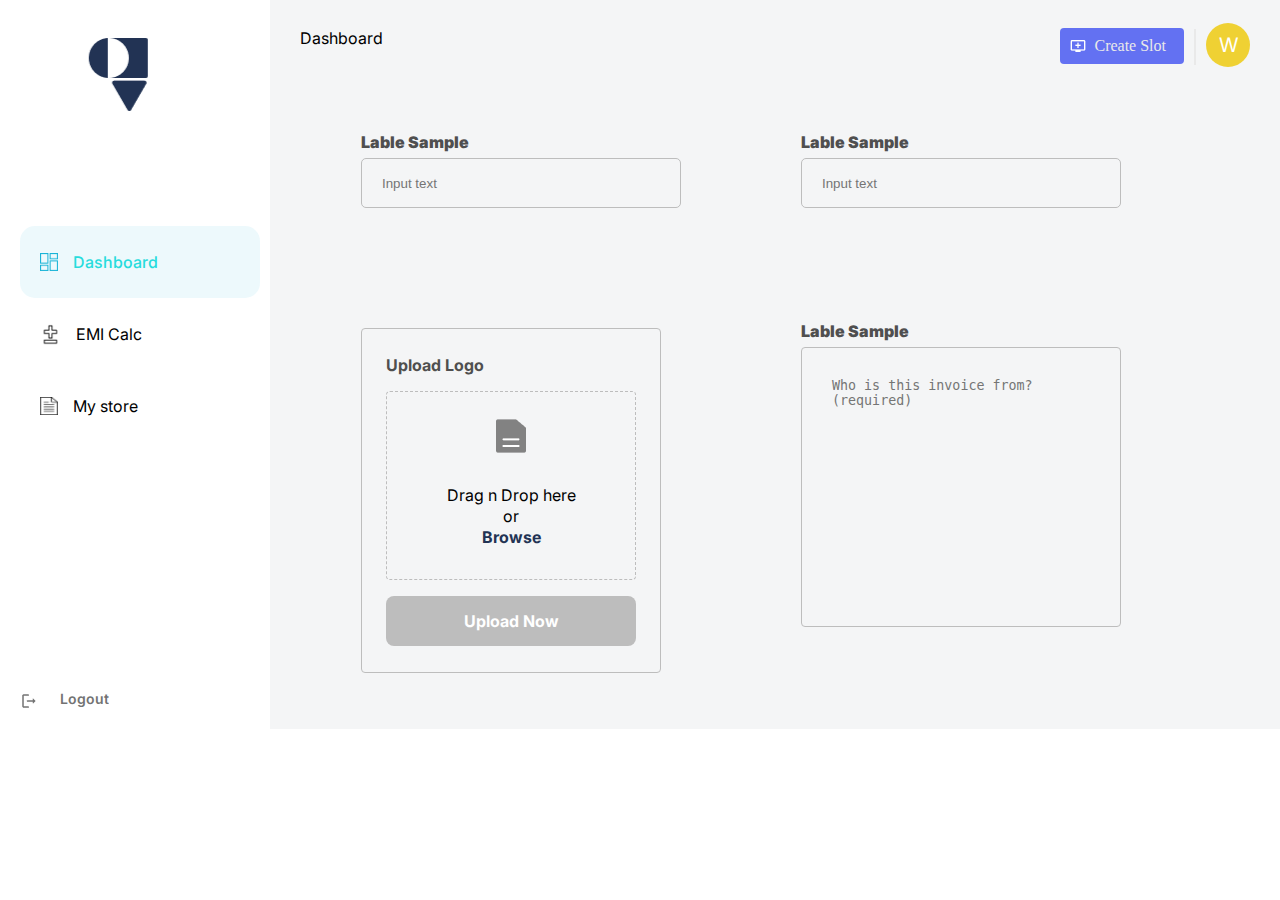
<file: EMI-Dashboard/index.html>
<html lang="en">

<head>
    <meta charset="UTF-8">
    <meta name="viewport" content="width=device-width, initial-scale=1.0">
    <link rel="stylesheet" href="index.css">
    <title>EMI</title>
    <link rel="preconnect" href="https://fonts.googleapis.com">
    <link rel="preconnect" href="https://fonts.gstatic.com" crossorigin>
    <link
        href="https://fonts.googleapis.com/css2?family=Inter:ital,opsz,wght@0,14..32,100..900;1,14..32,100..900&display=swap"
        rel="stylesheet">
</head>

<body>
    <div class="container">
        <div class="left">
            <div class="img">
                <img src="icon/Frame 1.png" alt="" class="logo">
            </div>

            <div class="middle">
                <div class="float dash-full">
                    <img src="icon/Vector.png" alt="" srcset="" height="18px" width="18px">
                    <p class="dashboard">Dashboard</p>
                </div>

                <div class="float">
                    <img src="icon/EMI_calc.png" alt="" srcset="" height="21px" width="21px">
                    <p>EMI Calc</p>
                </div>

                <div class="float">
                    <img src="./icon/Group.png" alt="" srcset="" height="18px" width="18px">
                    <p>My store</p>
                </div>
            </div>

            <div class="footer">
                <img src="icon/ic_round-logout.png" alt="" srcset="">
                <p>Logout</p>
            </div>
        </div>


        <div class="right">
            <div class="head-1">
                <p>Dashboard</p>
                <div class="top-right">
                    <p class="create-slot"><img src="icon/Shape.png" alt="" srcset=""><span
                            style="padding:0 8px;">Create Slot</span></p>
                    <hr>
                    <p class="w">W</p>
                </div>
            </div>

            <div class="input">
                <table>
                    <tr>
                        <td>
                            <label for="name-1"><b>Lable Sample</b></label><br>
                            <input type="text" name="name-1" id="name-1" placeholder="Input text">
                        </td>
                        <td>
                            <label for="name-2"><b>Lable Sample</b></label><br>
                            <input type="text" name="name-2" id="name-2" placeholder="Input text">
                        </td>
                    </tr>

                    <tr>
                        <td>
                            <div class="drag">
                                <h3>Upload Logo</h3>
                                <div class="drag-2">
                                    <img src="./icon/Icon 24 x 24.png" alt="" srcset=""
                                        style="padding-top: 27px;padding-bottom:24px;position:relative;">
                                    <p>Drag n Drop here</p>
                                    <p>or</p>
                                    <p style="color: #223354;font-weight:700;">Browse</p>
                                </div>
                                <p class="btn">Upload Now</p>
                            </div>

                        </td>
                        <td style="position: relative;top: -30px;">
                            <label for="name-04"><b>Lable Sample</b></label><br>
                            <textarea name="" id="name-04" cols="30" rows="10" class="text-area"
                                placeholder="Who is this invoice from? (required)"></textarea>
                        </td>
                    </tr>
                </table>
            </div>

        </div>
    </div>
</body>

</html>
</file>
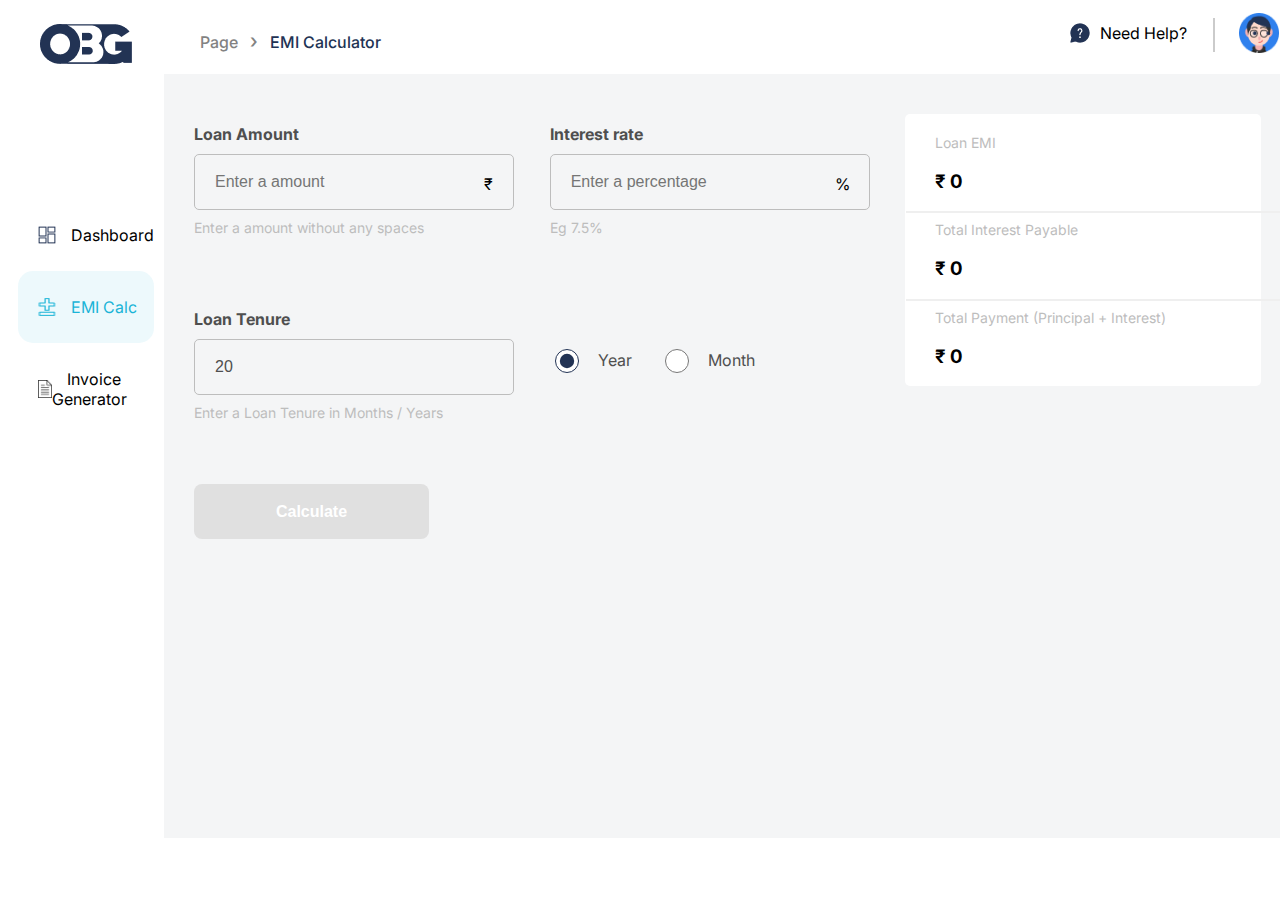
<file: EMI_Calc/index.html>
<html lang="en">

<head>
    <meta charset="UTF-8">
    <meta name="viewport" content="width=device-width, initial-scale=1.0">
    <title>EMI Calc</title>
    <link rel="stylesheet" href="style/index.css">
    <link rel="preconnect" href="https://fonts.googleapis.com">
    <link rel="preconnect" href="https://fonts.gstatic.com" crossorigin>
    <link
        href="https://fonts.googleapis.com/css2?family=Inter:ital,opsz,wght@0,14..32,100..900;1,14..32,100..900&display=swap"
        rel="stylesheet">
</head>

<body>
    <div class="container">
        <div class="left">
            <div class="logo">
                <img src="Vector.png" alt="">
            </div>
            <div class="content">
                <div class="float">
                    <img src="icon/Vector.png" alt="" height="18px" width="18px">
                    <p>Dashboard</p>
                </div>
                <div class="float emi-calc">
                    <img src="icon/emi.png" height="18px" width="18px">
                    <p>EMI Calc</p>
                </div>
                <div class="float">
                    <img src="./icon/Group.png" height="18px" width="18px">
                    <p>Invoice Generator</p>
                </div>
            </div>
        </div>

        <!-- right section -->
        <div class="right">
            <div class="header" style="background-color: white; width: 100%;">
                <p style="padding-left: 36px;"><span style="color:#828282;font-weight:500;font-size:16px;">
                        Page
                    </span><span style="color:#828282;font-weight:500;font-size:20px;padding-left:8px">&#8250</span>
                    <span style="color: #223354;font-weight:500;padding-left:8px;font-size:16px;">EMI Calculator</span>
                </p>
                <div class="top-right">
                    <img src="icon/help.png" alt="" width="20px" height="20px" style="padding-top: 10px;"><span
                        style="margin-left: 10px;padding-top:10px;">Need Help?</span><hr>
                    <img src="icon/Yahya.png" alt="" width="40px" height="40px" style="margin-right: 10px;">
                </div>
            </div>


            <div class="table">

                <div class="table-left table-width">
                    <div class="td-01 td">
                        <label for="name-1" class="name"><b>Loan Amount</b></label>
                        <input type="text" name="" id="name-1" placeholder="Enter a amount">
                        <span class="name-pos">&#8377</span>
                        <p class="sub">Enter a amount without any spaces</p>
                    </div>

                    <div class="td-01 td">
                        <label for="name-3" class="name"><b>Loan Tenure</b></label>
                        <input type="number" name="" id="name-3" value="20" placeholder="Enter Tenure in Months">
                        <p class="sub">Enter a Loan Tenure in Months / Years</p>
                    </div>

                    <div class="td-03">
                        <button class="btn">Calculate</button>
                    </div>
                </div>

                <div class="table-middle table-width">
                    <div class="td-01">
                        <label for="name-2" class="name"><b>Interest rate</b></label>
                        <input type="text" name="name-2" id="name-2" placeholder="Enter a percentage">
                        <span class="name-pos-01">&#37</span>
                        <p class="sub">Eg 7.5%</p>
                    </div>

                    <div class="td-02">
                        <div class="radio">
                            <div>
                                <input type="radio" name="year" id="" checked>
                                <span>Year</span>
                            </div>
                            <div>
                                <input type="radio" name="year">
                                <span>Month</span>
                            </div>
                        </div>
                    </div>
                </div>

                <div class="table-right table-width">
                    <div class="view">
                        <p class="sub">Loan EMI</p>
                        <h3>₹ 0</h3>
                        <hr>
                        <p class="sub">Total Interest Payable</p>
                        <h3>₹ 0</h3>
                        <hr>
                        <p class="sub">Total Payment (Principal + Interest)</p>
                        <h3 style="margin-bottom: 8px;">₹ 0</h3>
                        
                    </div>
                </div>
            </div>
        </div>
    </div>
</body>

</html>
</file>
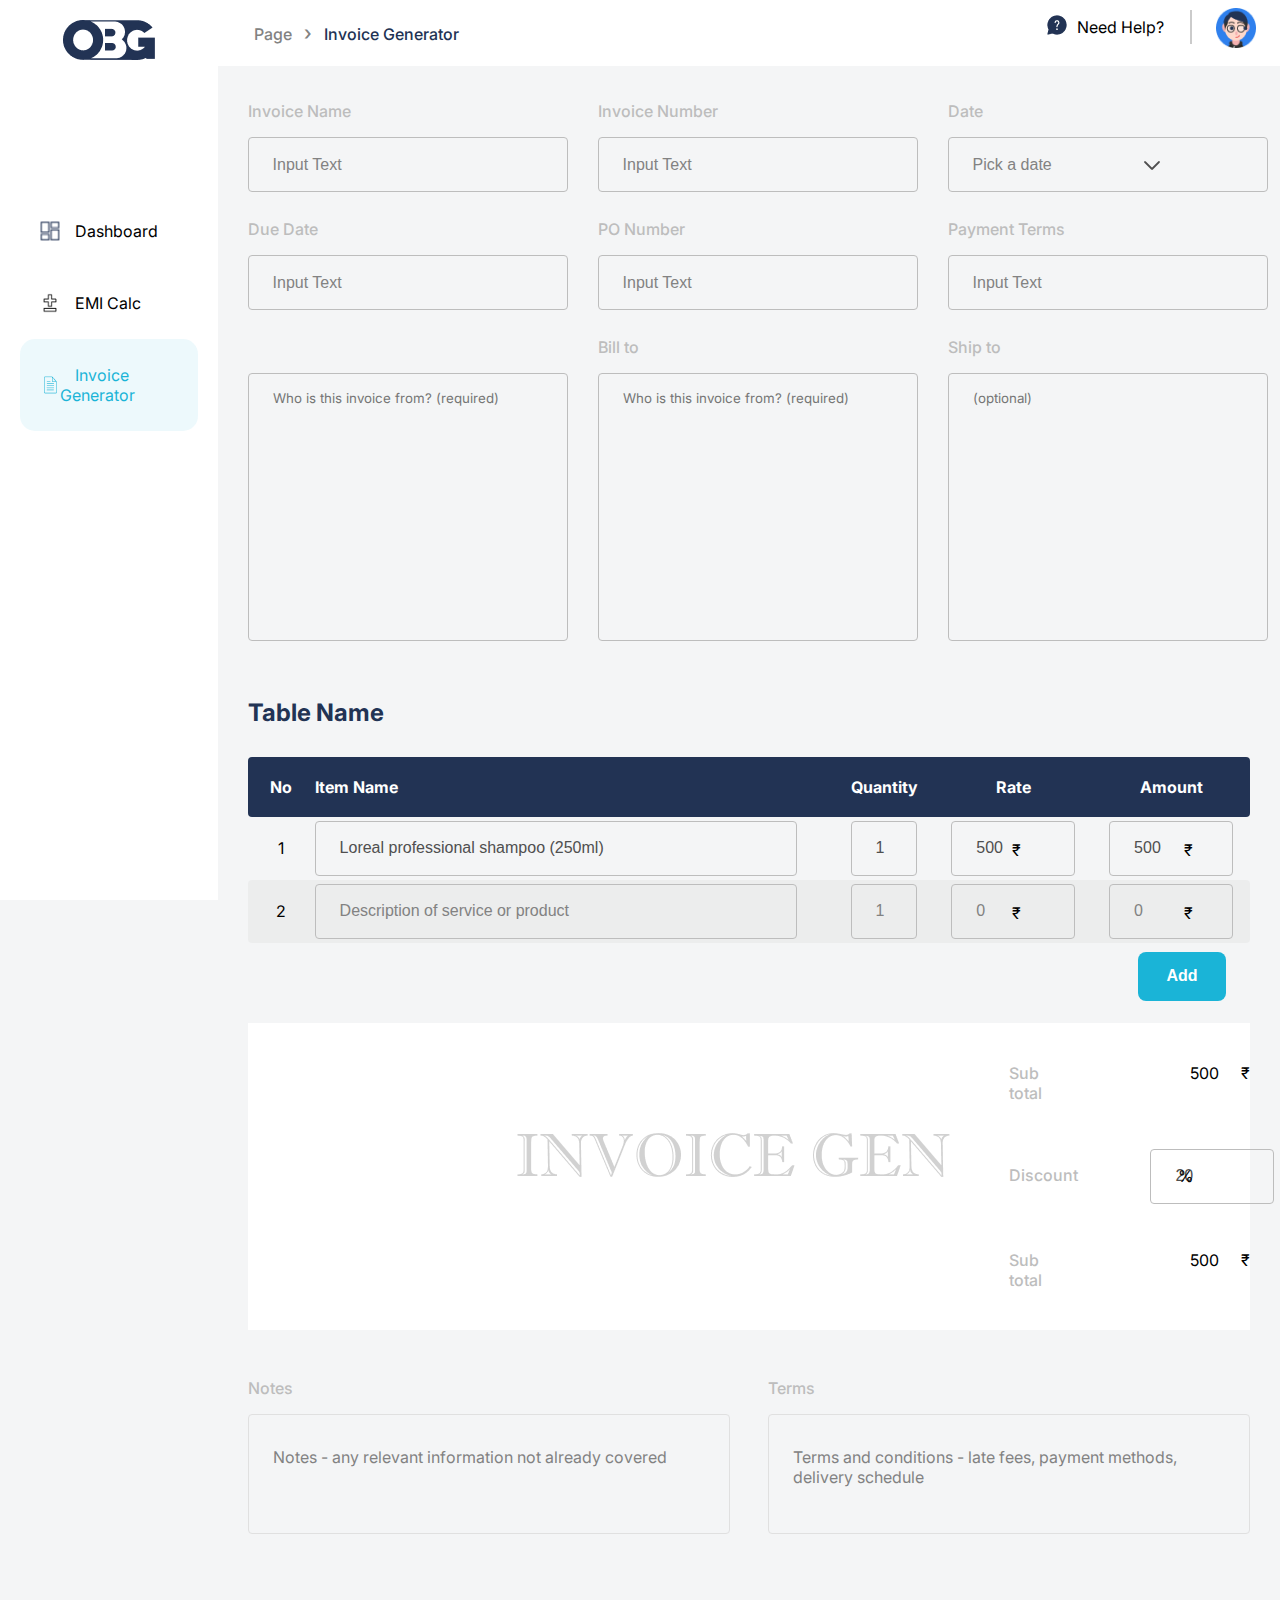
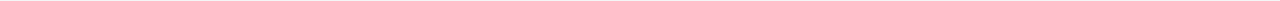
<file: invoice-version-02.html>
<html lang="en">

<head>
    <meta charset="UTF-8">
    <meta name="viewport" content="width=device-width, initial-scale=1.0">
    <title>Invoice Generator</title>
    <link rel="stylesheet" href="./EMI-02/style/invoice.css">
    <link rel="preconnect" href="https://fonts.googleapis.com">
    <link rel="preconnect" href="https://fonts.gstatic.com" crossorigin>
    <link
        href="https://fonts.googleapis.com/css2?family=Inter:ital,opsz,wght@0,14..32,100..900;1,14..32,100..900&display=swap"
        rel="stylesheet">

</head>

<body>
    <div class="container">
        <div class="left" style="position: fixed;">
            <div class="logo">
                <img src="./EMI-02/Vector.png" alt="">
            </div>
            <div class="content">
                <div class="float">
                    <img src="./EMI-02/icon/Vector.png" alt="" height="20px" width="20px">
                    <p>Dashboard</p>
                </div>
                <div class="float">
                    <img src="./EMI-02/icon/EMI_calc.png" height="20px" width="20px">
                    <p>EMI Calc</p>
                </div>
                <div class="float emi-calc">
                    <img src="./EMI-02/icon/invoice.png" height="20px" width="20px">
                    <p>Invoice Generator</p>
                </div>
            </div>
        </div>
        <div class="right" style="margin-left: 17%;">
            <div class="header" style="background-color: white; width: 100%;">
                <p style="padding-left: 36px;"><span style="color:#828282;font-weight:500;font-size:16px;">
                        Page
                    </span><span style="color:#828282;font-weight:500;font-size:20px;padding-left:8px">&#8250</span>
                    <span style="color: #223354;font-weight:500;padding-left:8px;font-size:16px;">Invoice
                        Generator</span>
                </p>
                <div class="top-right">
                    <img src="./EMI-02/icon/help.png" alt="" width="20px" height="20px" style="padding-top: 10px;"><span
                        style="margin-left: 10px;padding-top:12px;">Need Help?</span>
                    <hr>
                    <img src="./EMI-02/icon/Yahya.png" alt="" width="40px" height="40px">
                </div>
            </div>

            <div class="invoice-content">
                <div class="invoice-field">
                    <div class="invoice-field-left">
                        <div class="td-01">
                            <label for="name-1">Invoice Name</label><br>
                            <input type="text" name="name-1" id="name-1" placeholder="Input Text">
                        </div>
    
                        <div class="td-01">
                            <label for="date-1">Due Date </label><br>
                            <input type="text" name="date-1" id="date-1" placeholder="Input Text">
                        </div>
    
                        <div class="td-01">
                            <label for="text-1"></label><br>
                            <textarea name="" id="text-1" placeholder="Who is this invoice from? (required)"></textarea>
                        </div>
                    </div>
    
                    <div class="invoice-field-middle">
                        <div class="td-01">
                            <label for="inv-num">Invoice Number</label><br>
                            <input type="text" name="" id="inv-num" placeholder="Input Text">
                        </div>
                        <div class="td-01">
                            <label for="po-num">PO Number</label><br>
                            <input type="text" name="" id="po-num" placeholder="Input Text">
                        </div>
                        <div class="td-01">
                            <label for="text-2">Bill to</label><br>
                            <textarea name="" id="text-2" placeholder="Who is this invoice from? (required)"></textarea>
                        </div>
                    </div>
    
                    <div class="invoice-field-right">
                        <div class="td-01">
                            <label for="date-2">Date</label><br>
                            <input type="text" name="" id="date-2" placeholder="Pick a date">
                            <img src="./EMI-02/icon/Line.png" alt="">
                        </div>
                        <div class="td-01">
                            <label for="pay-term">Payment Terms</label><br>
                            <input type="text" name="" id="pay-term" placeholder="Input Text">
                        </div>
                        <div class="td-01">
                            <label for="ship">Ship to</label><br>
                            <textarea name="" id="ship" placeholder="(optional)"></textarea>
                        </div>
                    </div>
                </div>
    
                <div class="invoice-table">
                    <h2>Table Name</h2>
                    <div class="table-01">
                        <table>
                            <tr>
                                <td>No</td>
                                <td>Item Name</td>
                                <td>Quantity</td>
                                <td>Rate</td>
                                <td>Amount</td>
                            </tr>

                            <tr>
                                <td>1</td>
                                <td>
                                    <input type="text" placeholder="Description of service or product" value="Loreal professional shampoo (250ml)">
                                </td>
                                <td>
                                    <input type="text" placeholder="1" value="1">
                                </td>
                                <td>
                                    <input type="text" placeholder="0" value="500" class="name-pos-rel">
                                    <span class="name-pos-01">&#8377</span>
                                </td>
                                <td>
                                    <input type="text" placeholder="0" value="500" class="name-pos-rel">
                                    <span class="name-pos">&#8377</span>
                                </td>
                            </tr>
                            <tr>
                                <td>2</td>
                                <td>
                                    <input type="text" placeholder="Description of service or product">
                                </td>
                                <td>
                                    <input type="text" placeholder="1">
                                </td>
                                <td>
                                    <input type="text" placeholder="0" class="name-pos-rel">
                                    <span class="name-pos-01">&#8377</span>
                                </td>
                                <td>
                                    <input type="text" placeholder="0" class="name-pos-rel">
                                    <span class="name-pos">&#8377</span>
                                </td>
                            </tr>
                        </table>
                    </div>
                    <button class="btn">Add</button>
                </div>
    
                <div class="invoice-gen">
                    <div class="gen-left">
                        <img src="./EMI-02/icon/INVOICE GEN.png" alt="">
                    </div>
                    <div class="gen-right">
                        <div class="gen-01" style="padding-bottom: 30px;">
                            <p class="font-p" style="padding-right: 75px;">Sub total</p>
                            <div class="gen-01-01">
                                <p>500</p>
                                <span class="rupee">&#8377</span>
                            </div>
                        </div>
                        <div class="gen-01" style="padding-bottom: 30px;">
                            <p class="font-p">Discount</p>
                            <div class="kk-percent">
                                <input type="text" value="20" placeholder="20">
                                <span class="rupee percent">&#x25</span>
                            </div>
                        </div>
                        <div class="gen-01">
                            <p class="font-p" style="padding-right: 75px;">Sub total</p>
                            <div class="gen-01-01">
                                <p>500</p>
                                <span class="rupee">&#8377</span>
                            </div>
                        </div>
                    </div>
                </div>
    
                <div class="invoice-footer">
                    <div class="footer-left">
                        <p class="font-p">Notes</p>
                        <div class="foot-div">
                            <p>Notes - any relevant information not already covered</p>
                        </div>
                    </div>
                    <div class="footer-right">
                        <p class="font-p">Terms</p>
                        <div class="foot-div">
                            <p>Terms and conditions - late fees, payment methods, delivery schedule</p>
                        </div>
                    </div>
                </div>
            </div>
        </div>
    </div>
</body>

</html>
</file>
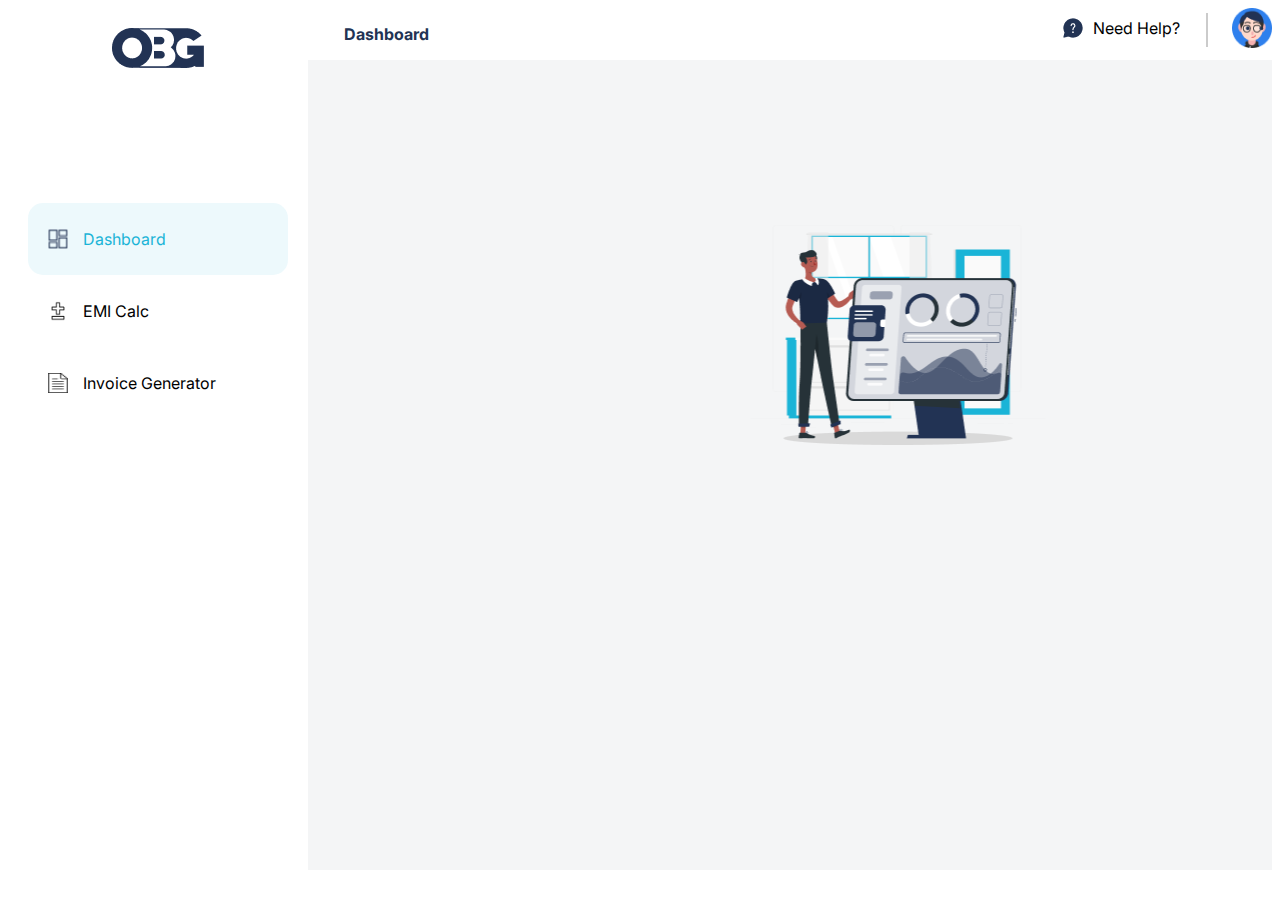
<file: EMI-02/dashboard.html>
<html lang="en">

<head>
    <meta charset="UTF-8">
    <meta name="viewport" content="width=device-width, initial-scale=1.0">
    <title>Dashboard</title>
    <link rel="stylesheet" href="style/dashboard.css">
    <link rel="preconnect" href="https://fonts.googleapis.com">
    <link rel="preconnect" href="https://fonts.gstatic.com" crossorigin>
    <link href="https://fonts.googleapis.com/css2?family=Inter:ital,opsz,wght@0,14..32,100..900;1,14..32,100..900&display=swap"
        rel="stylesheet">
</head>

<body>
    <div class="container">
        <div class="left">
            <img src="Vector.png" alt="" srcset="" class="logo" style="margin-top: 20px;">
            <div class="content">
                <div class="float dash">
                    <img src="icon/Vector.png" alt="" height="20px" width="20px">
                    <p>Dashboard</p>
                </div>
                <div class="float">
                    <img src="icon/EMI_calc.png" height="20px" width="20px">
                    <p>EMI Calc</p>
                </div>
                <div class="float">
                    <img src="./icon/Group.png" height="20px" width="20px">
                    <p>Invoice Generator</p>
                </div>
            </div>
        </div>
        <div class="right">
            <div class="header" style="background-color: white; width: 100%;">
                <p style="padding-left: 36px;"><span style="color: #223354;font-weight:700;">Dashboard</span></p>
                <div class="top-right">
                    <img src="icon/help.png" alt="" width="20px" height="20px" style="padding-top: 10px;"><span
                        style="margin-left: 10px;padding-top:10px;">Need Help?</span><hr>
                    <img src="icon/Yahya.png" alt="" width="40px" height="40px">
                </div>
            </div>

            <div class="right-content">
                <img src="icon/Frame.png" alt="" srcset="">
            </div>
        </div>
    </div>
</body>

</html>
</file>
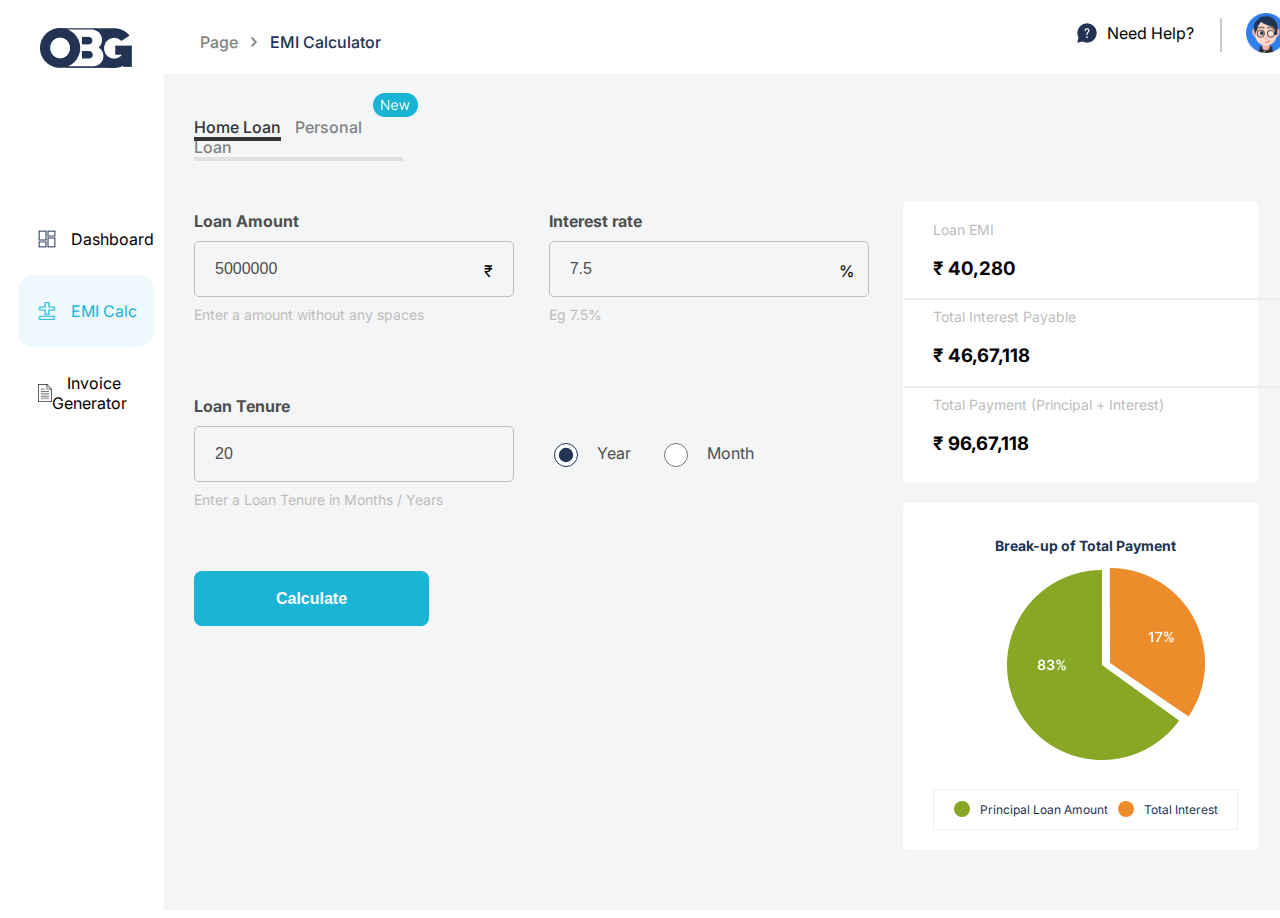
<file: EMI-02/emi-home-filled.html>
<html lang="en">

<head>
    <meta charset="UTF-8">
    <meta name="viewport" content="width=device-width, initial-scale=1.0">
    <title>EMI home.filled</title>
    <link rel="stylesheet" href="style/emi-home-filled.css">
    <link rel="preconnect" href="https://fonts.googleapis.com">
    <link rel="preconnect" href="https://fonts.gstatic.com" crossorigin>
    <link
        href="https://fonts.googleapis.com/css2?family=Inter:ital,opsz,wght@0,14..32,100..900;1,14..32,100..900&display=swap"
        rel="stylesheet">
</head>

<body>
    <div class="container">
        <div class="left">
            <div class="logo">
                <img src="Vector.png" alt="">
            </div>
            <div class="content">
                <div class="float">
                    <img src="icon/icon_ii/Vector.png" alt="" height="18px" width="18px">
                    <p>Dashboard</p>
                </div>
                <div class="float emi-calc">
                    <img src="icon/icon_ii/emi.png" height="18px" width="18px">
                    <p>EMI Calc</p>
                </div>
                <div class="float">
                    <img src="./icon/Group.png" height="18px" width="18px">
                    <p>Invoice Generator</p>
                </div>
            </div>
        </div>

        <!-- right section -->
        <div class="right">
            <div class="header" style="background-color: white; width: 100%;">
                <p style="padding-left: 36px;"><span style="color:#828282;font-weight:500;font-size:16px;">
                        Page
                    </span><span style="color:#828282;font-weight:500;font-size:20px;padding-left:8px">&#8250</span>
                    <span style="color: #223354;font-weight:500;padding-left:8px;font-size:16px;">EMI Calculator</span>
                </p>
                <div class="top-right">
                    <img src="icon/help.png" alt="" width="20px" height="20px" style="padding-top: 10px;"><span
                        style="margin-left: 10px;padding-top:10px;">Need Help?</span><hr>
                    <img src="icon/Yahya.png" alt="" width="40px" height="40px">
                </div>
            </div>


            <div class="main-table">
                <div class="tabs-content">
                    <img src="icon/Frame 64.png" alt="">
                    <div class="tab-content-01">
                        <a href="#" class="sec-1">Home Loan</a>
                        <a href="#" class="sec-2">Personal Loan</a>
                    </div>
                </div>
                <div class="table">
                    <div class="table-left table-width">
                        <div class="td-01 td">
                            <label for="name-1" class="name"><b>Loan Amount</b></label><br>
                            <input type="number" name="name-1" id="name-1" value="5000000" placeholder="Enter a amount">
                            <span class="name-pos">&#8377</span>
                            <p class="sub">Enter a amount without any spaces</p>
                        </div>

                        <div class="td-02 td">
                            <label for="name-3" class="name"><b>Loan Tenure</b></label><br>
                            <input type="number" name="name-3" id="name-3" value="20" placeholder="Enter Tenure in Months">
                            <p class="sub">Enter a Loan Tenure in Months / Years</p>
                        </div>

                        <div class="td-03">
                            <button class="btn">Calculate</button>
                        </div>
                    </div>

                    <div class="table-middle table-width">
                        <div class="td-01">
                            <label for="name-2" class="name"><b>Interest rate</b></label><br>
                            <input type="number" name="name-2" id="name-2" value="7.5" placeholder="Enter a percentage">
                            <span class="name-pos">&#37</span>
                            <p class="sub">Eg 7.5%</p>
                        </div>

                        <div class="td-02">
                            <div class="radio">
                                <div>
                                    <input type="radio" name="year" id="" checked>
                                    <span>Year</span>
                                </div>
                                <div>
                                    <input type="radio" name="year">
                                    <span>Month</span>
                                </div>
                            </div>
                        </div>
                    </div>

                    <div class="table-right table-width">
                        <div class="view">
                            <p class="sub">Loan EMI</p>
                            <h3>₹ 40,280</h3>
                            <hr>
                            <p class="sub">Total Interest Payable</p>
                            <h3>₹ 46,67,118</h3>
                            <hr>
                            <p class="sub">Total Payment (Principal + Interest)</p>
                            <h3 style="margin-bottom: 8px;">₹ 96,67,118</h3>
                            
                        </div>

                        <div class="view chart">
                            <p class="chart-p">Break-up of Total Payment</p>
                            <img src="icon/icon_ii/Group 44.png" alt="">
                            <div class="chart-div">
                                <div class="chart-div-01">
                                    <div class="chart-circle green"></div>
                                    <p>Principal Loan Amount</p>
                                </div>
                                <div class="chart-div-01">
                                    <div class="chart-circle orange"></div>
                                    <p>Total Interest</p>
                                </div>
                            </div>
                        </div>
                    </div>
                </div>
            </div>
        </div>
    </div>
</body>

</html>
</file>
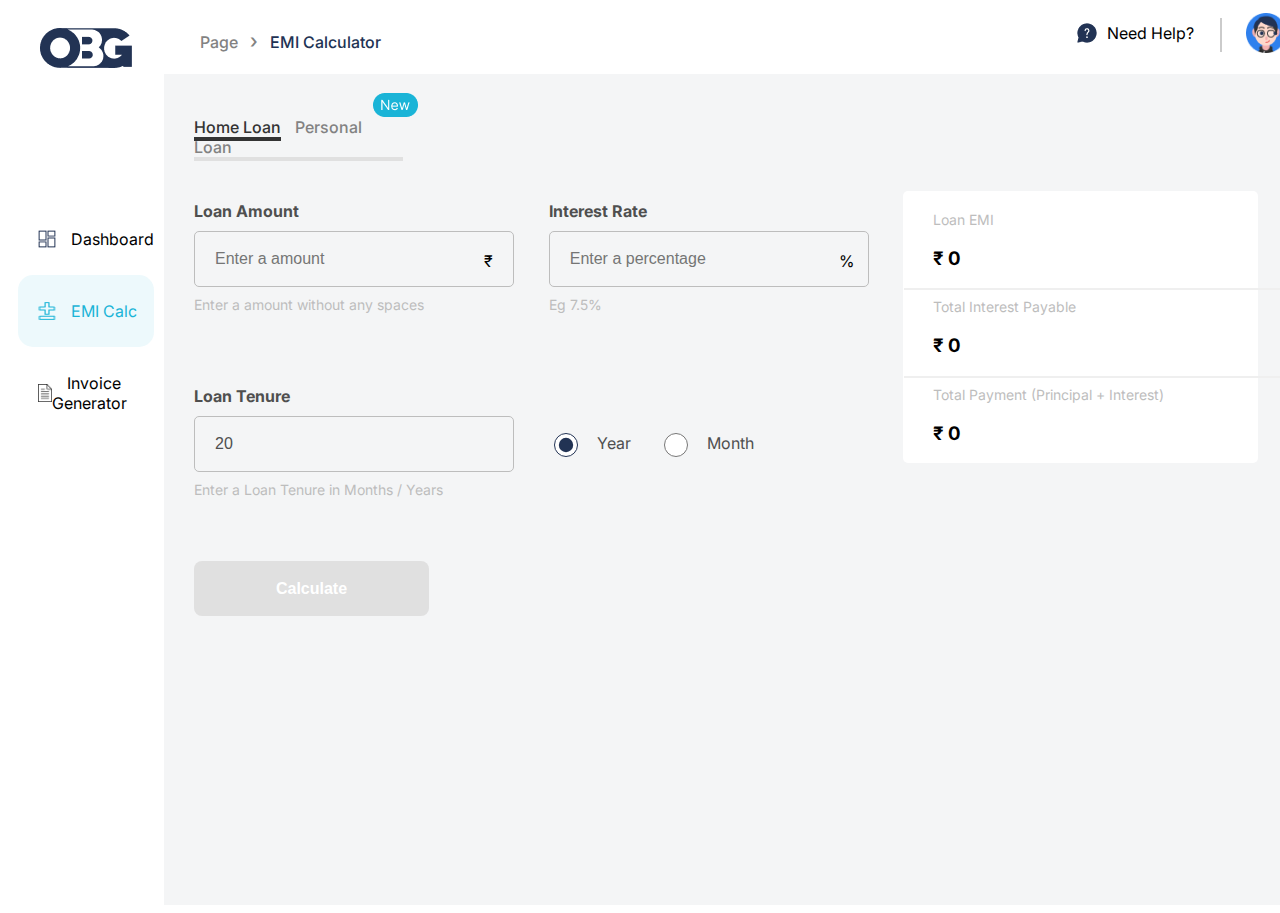
<file: EMI-02/emi-home.html>
<html lang="en">

<head>
    <meta charset="UTF-8">
    <meta name="viewport" content="width=device-width, initial-scale=1.0">
    <title>EMI Home</title>
    <link rel="stylesheet" href="style/emi-home.css">
    <link rel="preconnect" href="https://fonts.googleapis.com">
    <link rel="preconnect" href="https://fonts.gstatic.com" crossorigin>
    <link
        href="https://fonts.googleapis.com/css2?family=Inter:ital,opsz,wght@0,14..32,100..900;1,14..32,100..900&display=swap"
        rel="stylesheet">
</head>

<body>
    <div class="container">
        <div class="left">
            <div class="logo">
                <img src="Vector.png" alt="">
            </div>
            <div class="content">
                <div class="float">
                    <img src="icon/Vector.png" alt="" height="18px" width="18px">
                    <p>Dashboard</p>
                </div>
                <div class="float emi-calc">
                    <img src="icon/emi.png" height="18px" width="18px">
                    <p>EMI Calc</p>
                </div>
                <div class="float">
                    <img src="./icon/Group.png" height="18px" width="18px">
                    <p>Invoice Generator</p>
                </div>
            </div>
        </div>

        <!-- right section -->
        <div class="right">
            <div class="header" style="background-color: white; width: 100%;">
                <p style="padding-left: 36px;"><span style="color:#828282;font-weight:500;font-size:16px;">
                        Page
                    </span><span style="color:#828282;font-weight:500;font-size:20px;padding-left:8px">&#8250</span>
                    <span style="color: #223354;font-weight:500;padding-left:8px;font-size:16px;">EMI Calculator</span>
                </p>
                <div class="top-right">
                    <img src="icon/help.png" alt="" width="20px" height="20px" style="padding-top: 10px;"><span
                        style="margin-left: 10px;padding-top:10px;">Need Help?</span><hr>
                    <img src="icon/Yahya.png" alt="" width="40px" height="40px">
                </div>
            </div>


            <div class="main-table">
                <div class="tabs-content">
                    <img src="icon/Frame 64.png" alt="">
                    <div class="tab-content-01">
                        <a href="#" class="sec-1">Home Loan</a>
                        <a href="#" class="sec-2">Personal Loan</a>
                    </div>
                </div>
                <div class="table">
                    <div class="table-left table-width">
                        <div class="td-01 td">
                            <label for="name-1" class="name"><b>Loan Amount</b></label><br>
                            <input type="number" name="name-1" id="name-1" placeholder="Enter a amount">
                            <span class="name-pos">&#8377</span>
                            <p class="sub">Enter a amount without any spaces</p>
                        </div>

                        <div class="td-02 td">
                            <label for="name-3" class="name"><b>Loan Tenure</b></label><br>
                            <input type="number" name="name-3" id="name-3" value="20" placeholder="Enter Tenure in Months">
                            <p class="sub">Enter a Loan Tenure in Months / Years</p>
                        </div>

                        <div class="td-03">
                            <button class="btn" disabled>Calculate</button>
                        </div>
                    </div>

                    <div class="table-middle table-width">
                        <div class="td-01">
                            <label for="name-2" class="name"><b>Interest Rate</b></label><br>
                            <input type="number" name="name-2" id="name-2" placeholder="Enter a percentage">
                            <span class="name-pos-01">&#37</span>
                            <p class="sub">Eg 7.5%</p>
                        </div>

                        <div class="td-02">
                            <div class="radio">
                                <div>
                                    <input type="radio" name="year" id="" checked>
                                    <span>Year</span>
                                </div>
                                <div>
                                    <input type="radio" name="year">
                                    <span>Month</span>
                                </div>
                            </div>
                        </div>
                    </div>

                    <div class="table-right table-width">
                        <div class="view">
                            <p class="sub">Loan EMI</p>
                            <h3>₹ 0</h3>
                            <hr>
                            <p class="sub">Total Interest Payable</p>
                            <h3>₹ 0</h3>
                            <hr>
                            <p class="sub">Total Payment (Principal + Interest)</p>
                            <h3 style="margin-bottom: 8px;">₹ 0</h3>
                            
                        </div>
                    </div>
                </div>
            </div>
        </div>
    </div>
</body>

</html>
</file>
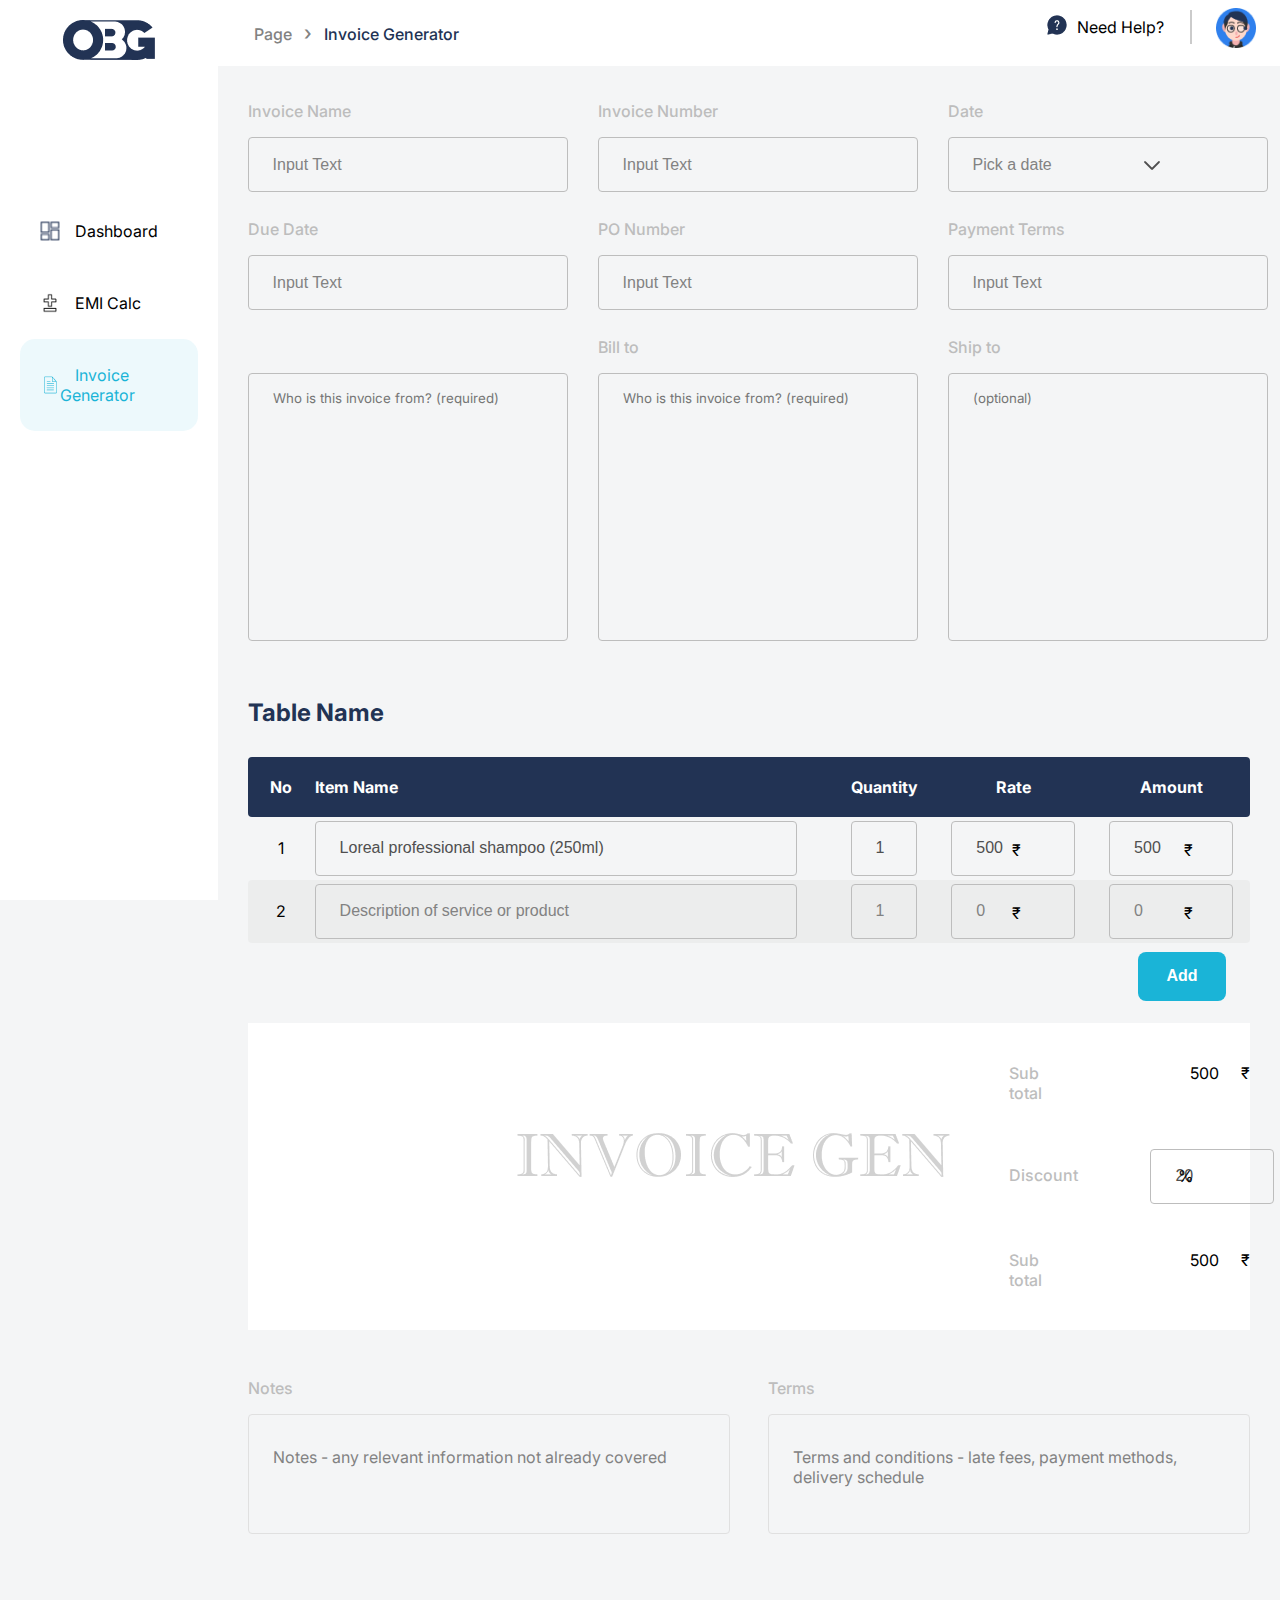
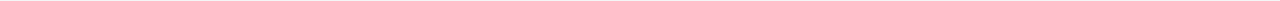
<file: EMI-02/invoice.html>
<html lang="en">

<head>
    <meta charset="UTF-8">
    <meta name="viewport" content="width=device-width, initial-scale=1.0">
    <title>Invoice Generator</title>
    <link rel="stylesheet" href="style/invoice.css">
    <link rel="preconnect" href="https://fonts.googleapis.com">
    <link rel="preconnect" href="https://fonts.gstatic.com" crossorigin>
    <link
        href="https://fonts.googleapis.com/css2?family=Inter:ital,opsz,wght@0,14..32,100..900;1,14..32,100..900&display=swap"
        rel="stylesheet">

</head>

<body>
    <div class="container">
        <div class="left">
            <div class="logo">
                <img src="Vector.png" alt="">
            </div>
            <div class="content">
                <div class="float">
                    <img src="icon/Vector.png" alt="" height="20px" width="20px">
                    <p>Dashboard</p>
                </div>
                <div class="float">
                    <img src="icon/EMI_calc.png" height="20px" width="20px">
                    <p>EMI Calc</p>
                </div>
                <div class="float emi-calc">
                    <img src="./icon/invoice.png" height="20px" width="20px">
                    <p>Invoice Generator</p>
                </div>
            </div>
        </div>
        <div class="right">
            <div class="header" style="background-color: white; width: 100%;">
                <p style="padding-left: 36px;"><span style="color:#828282;font-weight:500;font-size:16px;">
                        Page
                    </span><span style="color:#828282;font-weight:500;font-size:20px;padding-left:8px">&#8250</span>
                    <span style="color: #223354;font-weight:500;padding-left:8px;font-size:16px;">Invoice
                        Generator</span>
                </p>
                <div class="top-right">
                    <img src="icon/help.png" alt="" width="20px" height="20px" style="padding-top: 10px;"><span
                        style="margin-left: 10px;padding-top:12px;">Need Help?</span>
                    <hr>
                    <img src="icon/Yahya.png" alt="" width="40px" height="40px">
                </div>
            </div>

            <div class="invoice-content">
                <div class="invoice-field">
                    <div class="invoice-field-left">
                        <div class="td-01">
                            <label for="name-1">Invoice Name</label><br>
                            <input type="text" name="name-1" id="name-1" placeholder="Input Text">
                        </div>
    
                        <div class="td-01">
                            <label for="date-1">Due Date </label><br>
                            <input type="text" name="date-1" id="date-1" placeholder="Input Text">
                        </div>
    
                        <div class="td-01">
                            <label for="text-1"></label><br>
                            <textarea name="" id="text-1" placeholder="Who is this invoice from? (required)"></textarea>
                        </div>
                    </div>
    
                    <div class="invoice-field-middle">
                        <div class="td-01">
                            <label for="inv-num">Invoice Number</label><br>
                            <input type="text" name="" id="inv-num" placeholder="Input Text">
                        </div>
                        <div class="td-01">
                            <label for="po-num">PO Number</label><br>
                            <input type="text" name="" id="po-num" placeholder="Input Text">
                        </div>
                        <div class="td-01">
                            <label for="text-2">Bill to</label><br>
                            <textarea name="" id="text-2" placeholder="Who is this invoice from? (required)"></textarea>
                        </div>
                    </div>
    
                    <div class="invoice-field-right">
                        <div class="td-01">
                            <label for="date-2">Date</label><br>
                            <input type="text" name="" id="date-2" placeholder="Pick a date">
                            <img src="./icon/Line.png" alt="">
                        </div>
                        <div class="td-01">
                            <label for="pay-term">Payment Terms</label><br>
                            <input type="text" name="" id="pay-term" placeholder="Input Text">
                        </div>
                        <div class="td-01">
                            <label for="ship">Ship to</label><br>
                            <textarea name="" id="ship" placeholder="(optional)"></textarea>
                        </div>
                    </div>
                </div>
    
                <div class="invoice-table">
                    <h2>Table Name</h2>
                    <div class="table-01">
                        <table>
                            <tr>
                                <td>No</td>
                                <td>Item Name</td>
                                <td>Quantity</td>
                                <td>Rate</td>
                                <td>Amount</td>
                            </tr>

                            <tr>
                                <td>1</td>
                                <td>
                                    <input type="text" placeholder="Description of service or product" value="Loreal professional shampoo (250ml)">
                                </td>
                                <td>
                                    <input type="text" placeholder="1" value="1">
                                </td>
                                <td>
                                    <input type="text" placeholder="0" value="500" class="name-pos-rel">
                                    <span class="name-pos-01">&#8377</span>
                                </td>
                                <td>
                                    <input type="text" placeholder="0" value="500" class="name-pos-rel">
                                    <span class="name-pos">&#8377</span>
                                </td>
                            </tr>
                            <tr>
                                <td>2</td>
                                <td>
                                    <input type="text" placeholder="Description of service or product">
                                </td>
                                <td>
                                    <input type="text" placeholder="1">
                                </td>
                                <td>
                                    <input type="text" placeholder="0" class="name-pos-rel">
                                    <span class="name-pos-01">&#8377</span>
                                </td>
                                <td>
                                    <input type="text" placeholder="0" class="name-pos-rel">
                                    <span class="name-pos">&#8377</span>
                                </td>
                            </tr>
                        </table>
                    </div>
                    <button class="btn">Add</button>
                </div>
    
                <div class="invoice-gen">
                    <div class="gen-left">
                        <img src="./icon/INVOICE GEN.png" alt="">
                    </div>
                    <div class="gen-right">
                        <div class="gen-01" style="padding-bottom: 30px;">
                            <p class="font-p" style="padding-right: 75px;">Sub total</p>
                            <div class="gen-01-01">
                                <p>500</p>
                                <span class="rupee">&#8377</span>
                            </div>
                        </div>
                        <div class="gen-01" style="padding-bottom: 30px;">
                            <p class="font-p">Discount</p>
                            <div class="kk-percent">
                                <input type="text" value="20" placeholder="20">
                                <span class="rupee percent">&#x25</span>
                            </div>
                        </div>
                        <div class="gen-01">
                            <p class="font-p" style="padding-right: 75px;">Sub total</p>
                            <div class="gen-01-01">
                                <p>500</p>
                                <span class="rupee">&#8377</span>
                            </div>
                        </div>
                    </div>
                </div>
    
                <div class="invoice-footer">
                    <div class="footer-left">
                        <p class="font-p">Notes</p>
                        <div class="foot-div">
                            <p>Notes - any relevant information not already covered</p>
                        </div>
                    </div>
                    <div class="footer-right">
                        <p class="font-p">Terms</p>
                        <div class="foot-div">
                            <p>Terms and conditions - late fees, payment methods, delivery schedule</p>
                        </div>
                    </div>
                </div>
            </div>
        </div>
    </div>
</body>

</html>
</file>
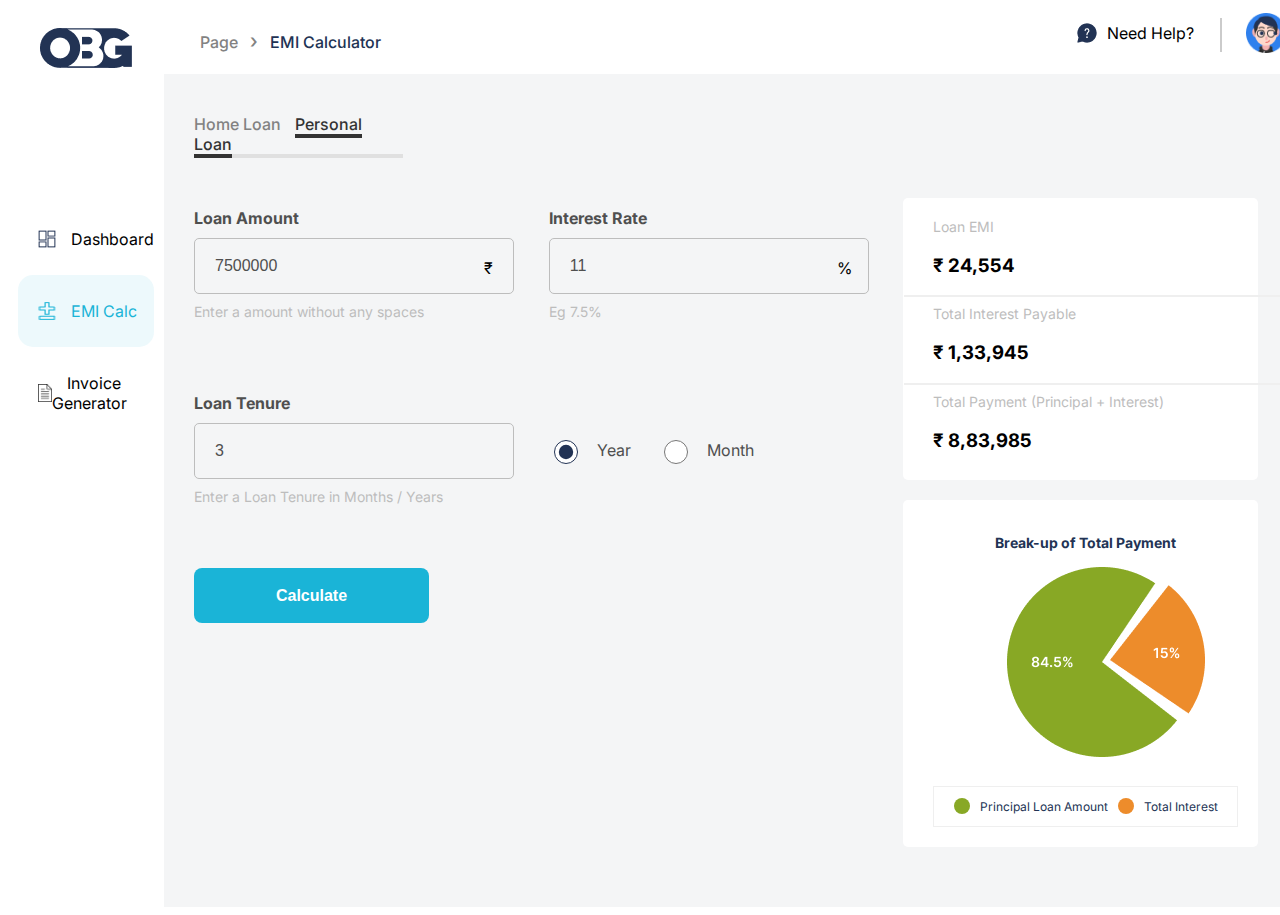
<file: EMI-02/personal-filled.html>
<html lang="en">

<head>
    <meta charset="UTF-8">
    <meta name="viewport" content="width=device-width, initial-scale=1.0">
    <title>EMI person.filled</title>
    <link rel="stylesheet" href="style/personal-filled.css">
    <link rel="preconnect" href="https://fonts.googleapis.com">
    <link rel="preconnect" href="https://fonts.gstatic.com" crossorigin>
    <link
        href="https://fonts.googleapis.com/css2?family=Inter:ital,opsz,wght@0,14..32,100..900;1,14..32,100..900&display=swap"
        rel="stylesheet">
</head>

<body>
    <div class="container">
        <div class="left">
            <div class="logo">
                <img src="Vector.png" alt="">
            </div>
            <div class="content">
                <div class="float">
                    <img src="icon/icon_ii/Vector.png" alt="" height="18px" width="18px">
                    <p>Dashboard</p>
                </div>
                <div class="float emi-calc">
                    <img src="icon/icon_ii/emi.png" height="18px" width="18px">
                    <p>EMI Calc</p>
                </div>
                <div class="float">
                    <img src="./icon/Group.png" height="18px" width="18px">
                    <p>Invoice Generator</p>
                </div>
            </div>
        </div>

        <!-- right section -->
        <div class="right">
            <div class="header" style="background-color: white; width: 100%;">
                <p style="padding-left: 36px;"><span style="color:#828282;font-weight:500;font-size:16px;">
                        Page
                    </span><span style="color:#828282;font-weight:500;font-size:20px;padding-left:8px">&#8250</span>
                    <span style="color: #223354;font-weight:500;padding-left:8px;font-size:16px;">EMI Calculator</span>
                </p>
                <div class="top-right">
                    <img src="icon/help.png" alt="" width="20px" height="20px" style="padding-top: 10px;"><span
                        style="margin-left: 10px;padding-top:10px;">Need Help?</span><hr>
                    <img src="icon/Yahya.png" alt="" width="40px" height="40px">
                </div>
            </div>


            <div class="main-table">
                <div class="tabs-content">
                    <div class="tab-content-01">
                        <a href="#" class="sec-1">Home Loan</a>
                        <a href="#" class="sec-2">Personal Loan</a>
                    </div>
                </div>
                <div class="table">
                    <div class="table-left table-width">
                        <div class="td-01 td">
                            <label for="name-1" class="name"><b>Loan Amount</b></label><br>
                            <input type="number" name="name-1" id="name-1" value="7500000" placeholder="Enter a amount">
                            <span class="name-pos">&#8377</span>
                            <p class="sub">Enter a amount without any spaces</p>
                        </div>

                        <div class="td-02 td">
                            <label for="name-3" class="name"><b>Loan Tenure</b></label><br>
                            <input type="number" name="name-3" id="name-3" value="3" placeholder="Enter Tenure in Months">
                            <p class="sub">Enter a Loan Tenure in Months / Years</p>
                        </div>

                        <div class="td-03">
                            <button class="btn">Calculate</button>
                        </div>
                    </div>

                    <div class="table-middle table-width">
                        <div class="td-01">
                            <label for="name-2" class="name"><b>Interest Rate</b></label><br>
                            <input type="number" name="name-2" id="name-2" value="11" placeholder="Enter a percentage">
                            <span class="name-pos-01">&#37</span>
                            <p class="sub">Eg 7.5%</p>
                        </div>

                        <div class="td-02">
                            <div class="radio">
                                <div>
                                    <input type="radio" name="year" id="" checked>
                                    <span>Year</span>
                                </div>
                                <div>
                                    <input type="radio" name="year">
                                    <span>Month</span>
                                </div>
                            </div>
                        </div>
                    </div>

                    <div class="table-right table-width">
                        <div class="view">
                            <p class="sub">Loan EMI</p>
                            <h3>₹ 24,554</h3>
                            <hr>
                            <p class="sub">Total Interest Payable</p>
                            <h3>₹ 1,33,945</h3>
                            <hr>
                            <p class="sub">Total Payment (Principal + Interest)</p>
                            <h3 style="margin-bottom: 8px;">₹ 8,83,985</h3>
                            
                        </div>

                        <div class="view chart">
                            <p class="chart-p">Break-up of Total Payment</p>
                            <img src="icon/Group 45.png" alt="">
                            <div class="chart-div">
                                <div class="chart-div-01">
                                    <div class="chart-circle green"></div>
                                    <p>Principal Loan Amount</p>
                                </div>
                                <div class="chart-div-01">
                                    <div class="chart-circle orange"></div>
                                    <p>Total Interest</p>
                                </div>
                            </div>
                        </div>
                    </div>
                </div>
            </div>
        </div>
    </div>
</body>

</html>
</file>
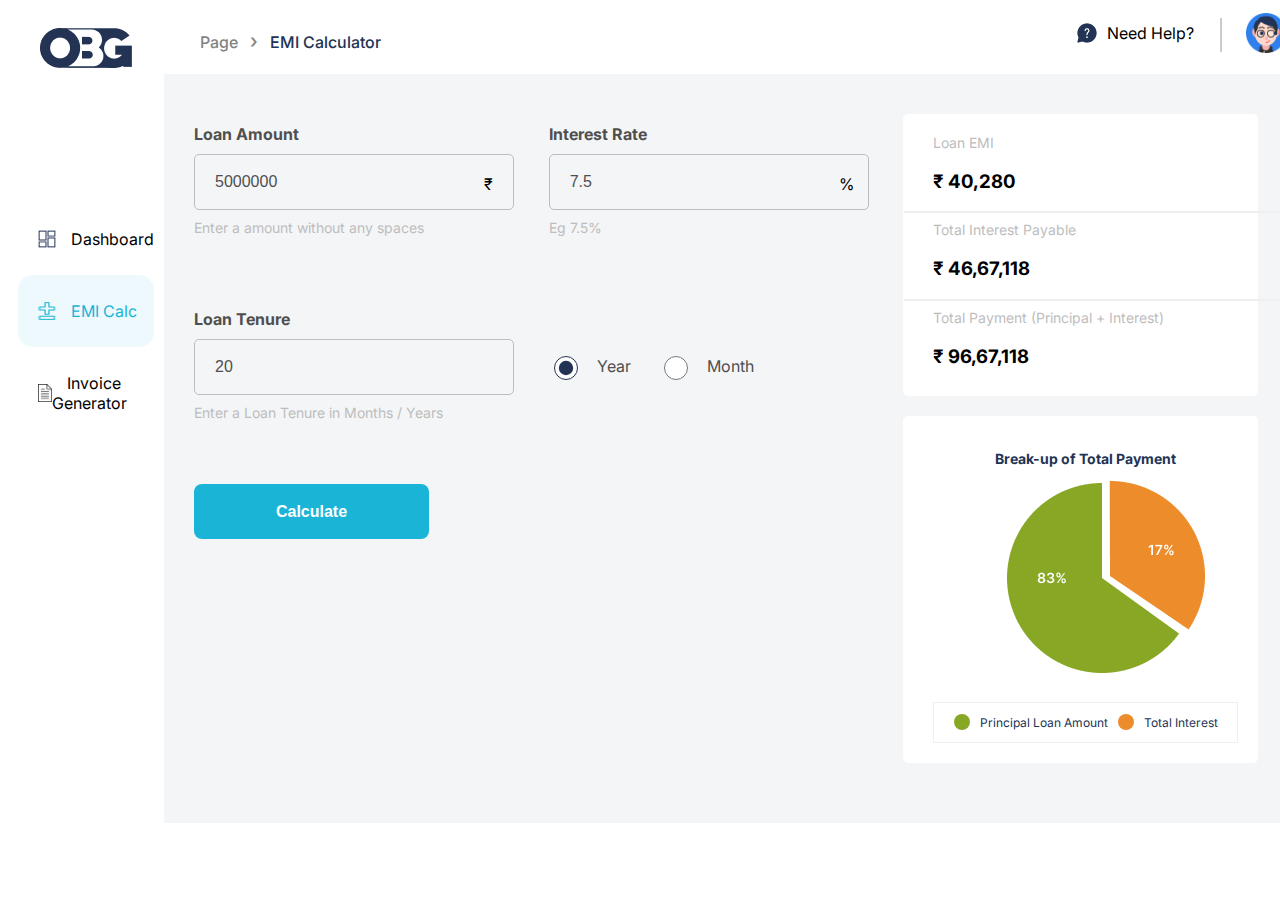
<file: EMI_Calc/result.html>
<html lang="en">

<head>
    <meta charset="UTF-8">
    <meta name="viewport" content="width=device-width, initial-scale=1.0">
    <title>EMI Calc.result</title>
    <link rel="stylesheet" href="style/result.css">
    <link rel="preconnect" href="https://fonts.googleapis.com">
    <link rel="preconnect" href="https://fonts.gstatic.com" crossorigin>
    <link
        href="https://fonts.googleapis.com/css2?family=Inter:ital,opsz,wght@0,14..32,100..900;1,14..32,100..900&display=swap"
        rel="stylesheet">
</head>

<body>
    <div class="container">
        <div class="left">
            <div class="logo">
                <img src="Vector.png" alt="">
            </div>
            <div class="content">
                <div class="float">
                    <img src="icon/Vector.png" alt="" height="18px" width="18px">
                    <p>Dashboard</p>
                </div>
                <div class="float emi-calc">
                    <img src="icon/emi.png" height="18px" width="18px">
                    <p>EMI Calc</p>
                </div>
                <div class="float">
                    <img src="./icon/Group.png" height="18px" width="18px">
                    <p>Invoice Generator</p>
                </div>
            </div>
        </div>

        <!-- right section -->
        <div class="right">
            <div class="header" style="background-color: white; width: 100%;">
                <p style="padding-left: 36px;"><span style="color:#828282;font-weight:500;font-size:16px;">
                        Page
                    </span><span style="color:#828282;font-weight:500;font-size:20px;padding-left:8px">&#8250</span>
                    <span style="color: #223354;font-weight:500;padding-left:8px;font-size:16px;">EMI Calculator</span>
                </p>
                <div class="top-right">
                    <img src="icon/help.png" alt="" width="20px" height="20px" style="padding-top: 10px;"><span
                        style="margin-left: 10px;padding-top:10px;">Need Help?</span><hr>
                    <img src="icon/Yahya.png" alt="" width="40px" height="40px">
                </div>
            </div>


            <div class="table">

                <div class="table-left table-width">
                    <div class="td-01 td">
                        <label for="name-1" class="name"><b>Loan Amount</b></label><br>
                            <input type="number" name="" id="name-1" value="5000000" placeholder="Enter a amount">
                            <span class="name-pos">&#8377</span>
                            <p class="sub">Enter a amount without any spaces</p>
                    </div>

                    <div class="td-02 td">
                        <label for="name-3" class="name"><b>Loan Tenure</b></label><br>
                            <input type="number" name="name-3" id="name-3" value="20" placeholder="Enter Tenure in Months">
                            <p class="sub">Enter a Loan Tenure in Months / Years</p>
                    </div>

                    <div class="td-03">
                        <button class="btn">Calculate</button>
                    </div>
                </div>

                <div class="table-middle table-width">
                    <div class="td-01">
                        <label for="name-2" class="name"><b>Interest Rate</b></label><br>
                            <input type="number" name="name-2" id="name-2" value="7.5" placeholder="Enter a percentage">
                            <span class="name-pos-01">&#37</span>
                            <p class="sub">Eg 7.5%</p>
                    </div>

                    <div class="td-02">
                        <div class="radio">
                            <div>
                                <input type="radio" name="year" id="" checked>
                                <span>Year</span>
                            </div>
                            <div>
                                <input type="radio" name="year">
                                <span>Month</span>
                            </div>
                        </div>
                    </div>
                </div>

                <div class="table-right table-width">
                    <div class="view">
                        <p class="sub">Loan EMI</p>
                        <h3>₹ 40,280</h3>
                        <hr>
                        <p class="sub">Total Interest Payable</p>
                        <h3>₹ 46,67,118</h3>
                        <hr>
                        <p class="sub">Total Payment (Principal + Interest)</p>
                        <h3 style="margin-bottom: 8px;">₹ 96,67,118</h3>
                    </div>

                    <div class="view chart">
                        <p class="chart-p">Break-up of Total Payment</p>
                        <img src="icon/Group 44.png" alt="">
                        <div class="chart-div">
                            <div class="chart-div-01">
                                <div class="chart-circle green"></div>
                                <p>Principal Loan Amount</p>
                            </div>
                            <div class="chart-div-01">
                                <div class="chart-circle orange"></div>
                                <p>Total Interest</p>
                            </div>
                        </div>
                    </div>
                </div>
            </div>
        </div>
    </div>
</body>

</html>
</file>
<file: EMI-Dashboard/index.css>
body {
    max-width: 100%;
    font-size: 16px;
    font-family: Inter;
    margin: 0;
}

.container {
    display: flex;
}

.left {
    width: 250px;
    height: 668px;  
    padding-left: 20px;
}

.right {
    padding: 12px 30px;
    width: 1366px;
    height: 705px;
    background-color: #2233540D;
}

.logo {
    transform: translate(80%,50%);
    /* or */
    /* display: block;
    margin: 0 auto; */
}

.middle{
    position: relative;
    top: 150px;
    width: 250px;
    /* line-height: 50px; */
}

.float{
    top: 500px;
    display: flex;
    align-items: center;
    text-indent: 15px;
}

.float img{
    padding-left: 20px;
}

.float p {
    padding: 10px 0;
}

.dash-full{
    margin-left: 0;
    margin-right: 10px;
    background-color: #1AB4D714;
    border-radius: 15px;
    color: #1AB4D7;
}

.dashboard{
    color: rgb(39, 220, 220);
    /* padding-right: 117px; */
    /* font-size: 20px; */
    font-weight: 500;
}

.w{
    background-color: #EFD133;
    padding: 9px;
    width: 26px;
    height: 26px;
    color: white;
    font-weight: 400;
    font-size: 20px;
    border-radius: 50%;
    align-content: center;
    text-align: center;
    margin-top: 11px;    
}

.head-1 {
    display: flex;
    justify-content: space-between;
}

.top-right{
    display: flex;
    gap: 10px;
}

.top-right hr{
    height: 34px;
    margin-top: 17px;
    border: 1px solid #E9E9E9;
}

.create-slot{
    font-family: Source Sans Pro;
    position:relative;
    background: #6371F2;
    border-radius: 4px;
    padding: 0 10px;
    color: #E9E9E9;
    display: flex;
    align-items: center;
    height: 36px;
}

table {
    position: absolute;
    top: 65px;
}

tr,td{
    padding: 59px;
}

input[type="text"]{
    width: 320px;
    height: 50px;
    padding: 10px;
    padding-left: 20px;
    border-radius: 5px;
    border:1px solid #BDBDBD;
    background-color:transparent ;
}

label{
    line-height:2;
    color: #4F4F4F;
    font-weight: 800;
}

.drag{
    border: 1px solid #BDBDBD;
    border-radius: 4px;   
    box-sizing: border-box;
    padding: 10px 24px;
    width: 300px;
}

.drag h3{
    color: #4F4F4F;
    font-weight: 700;
    font-size: 16px;
    margin: 16px 0;
}

.drag-2{
    border: 1px solid #BDBDBD;
    border-style: dashed;
    box-sizing: border-box;
    text-align: center;
    line-height: 5px;
    border-radius: 4px;
    padding-bottom: 23px;
}

.btn{
    background-color: #BDBDBD;
    color: white;
    text-align: center;
    padding: 15px 24px;
    border-radius: 8px;
    font-weight: 700;
    font-size: 16px;
}

.text-area{
    resize: none;
    width: 320px;
    height: 280px;
    border-radius: 4px;
    background-color: transparent;
    border: 1px solid #BDBDBD;
    padding: 30px;
}

.footer{
    display: flex;
}

.footer img{
    position: relative;
    top: 400px; 
}

.footer p {
    position: absolute;
    width: 230px;
    height: 48px;
    top: 660px;
    padding-top: 16px;
    padding-left: 40px;
    color: #737373;
    font-size: 14px;    
    font-weight: 600;
    line-height: 17.6px;
    text-align: left;
}
</file>
<file: EMI_Calc/style/index.css>
body {
    font-size: 16px;
    font-family: Inter;
    max-width: 100%;
}

.container {
    display: flex;
}

.left {
    width: 240px;
}

.right {
    flex: 1;
}

.logo img {
    padding-top: 16px;
    display: block;
    margin: 0 auto;
}

.content {
    position: relative;
    top: 15vh;
    padding: 0 10px;
}

.float {
    top: 500px;
    display: flex;
    align-items: center;
    text-indent: 15px;
}

.float img{
    padding-left: 20px;
}

.float p {
    padding: 10px 0;
}

.emi-calc {
    margin-left: 0;
    background-color: #1AB4D714;
    border-radius: 15px;
    color: #1AB4D7;

}

.table {
    background-color: #2233540D;
    padding: 40px 30px;
    display: flex;
    width: 95.8%;
    height: 76vh;
}

.table .table-width{
    width: 33%;
}

.td-01 {
    line-height: 2.5;
}

.sub{
    font-weight: 400;
    font-size: 14px;
    color: #BDBDBD;
    margin: 0;
}

.td{
    margin-bottom: 54px;
}

.table-middle .td-01{
    margin-bottom: 101px;
}

.header {
    display: flex;
    justify-content: space-between;
    padding: 5px 0;
    box-sizing: border-box;
}

.top-right {
    display: inline-flex;
    float: inline-end;
    justify-content: space-between;
}

.top-right hr {
    border: 1px solid #CBCBCB;
    margin-right: 24px;
    margin-left: 26px;
    margin-top: 5px;
    height: 32px;
}

input[type="text"],
input[type="number"] {
    padding: 10px;
    padding-left: 20px;
    border-radius: 5px;
    width: 320px;
    height: 56px;
    border: 1px solid #BDBDBD;
    background-color: transparent;
    font-size: 16px;
    font-weight: 400;
    color: #4F4F4F;
}

input[type="radio"] {
    width: 24px;
    height: 24px;
    color: #1AB4D714;
    accent-color: #223354;
}

.radio{
    display: flex;
    gap: 28px;
    margin-top: 54px;
}

.radio div{
    display: flex;
    align-items: center;
}

.radio div span{
    padding-left: 16px;
    font-size: 16px;
    font-family: 400;
    color: #4F4F4F;
}

button {
    gap: 10px;
    width: 235px;
    height: 55px;
    border-radius: 8px;
    color: #FFFFFF;
    font-size: 16px;
    font-weight: 700;
    background-color: #E0E0E0;
    border: none;
}

.name{
    color: #4F4F4F;
    position: relative;
}

.name-pos{
    position: absolute;
    margin-left: -30px;
    margin-top: 10px;
}

.name-pos-01{
    position: absolute;
    margin-left: -35px;
    margin-top: 10px;
}

.view {
    background-color: #FFFFFF;
    line-height: normal;
    padding: 20px 20px 10px 30px;
    border-radius: 5px;
    margin-bottom: 20px;
    box-sizing: border-box;
}

.view hr{
    width: 402px;
    margin-left: -29px;
    border: 1px solid #EFEFEF;
}

input::-webkit-inner-spin-button{
    appearance: none;
}
</file>
<file: EMI-02/style/invoice.css>
body {
    font-size: 16px;
    font-family: Inter;
    max-width: 100%;
    background-color: #2233540D;
    margin: 0;
}

.container {
    display: flex;
}

.left {
    width: 17%;
    background-color: white;
    height: 100vh;
}

.right {
    width: 83%;
}

.logo img {
    padding-top: 20px;
    display: block;
    margin: 0 auto;
}

.content {
    position: relative;
    top: 15vh;
    padding: 0 20px;
}

.float {
    top: 500px;
    display: flex;
    align-items: center;
    text-indent: 15px;
}

.float img{
    padding-left: 20px;
}


.float p {
    padding: 10px 0;
}

.emi-calc {
    background-color: #1AB4D714;
    border-radius: 15px;
    color: #1AB4D7;

}

.header {
    display: flex;
    justify-content: space-between;
    padding: 5px 0;
    box-sizing: border-box;
}

.top-right {
    display: inline-flex;
    float: inline-end;
    justify-content: space-between;
}

.top-right hr {
    border: 1px solid #CBCBCB;
    margin-right: 24px;
    margin-left: 26px;
    margin-top: 5px;
    height: 32px;
}

.top-right img:last-child{
    margin-right: 24px;
    margin-top: 3px;
}


/* Invoice content */

.invoice-content{
    padding: 35px 30px;
}

.invoice-field{
    display: flex;
    gap: 30px;
    width: 100%;
    box-sizing: border-box;
}

.invoice-field-left,
.invoice-field-middle,
.invoice-field-right{
    width: 33%;
}

/* invoice-field */

.td-01{
    margin-bottom: 27px;
}

.td-01 label{
    color: #bdbdbd;
    font-weight: 500;
    font-size: 16px;
}

.invoice-field input[type="text"]{
    width: 320px;
    height: 55px;
    border-radius: 4px;
    border: 1px solid #BDBDBD;
    background: transparent;
    font-size: 16px;
    font-weight: 400;
    color: #4F4F4F;
    padding: 16px 24px;
    margin-top: 16px;
}

input::placeholder{
    color: #828282;
}

/* input[type="date"]::before{
    content: attr(placeholder);
} */

.invoice-field-right .td-01 input{
    position: relative;
}

.invoice-field-right .td-01 img{
    position: absolute;
    padding-top: 40px;
    right:  120px;
}

textarea{
    font-family: Inter;
    background: transparent;
    resize: none;
    border-radius: 4px;
    border: 1px solid #BDBDBD;
    margin-top: 16px;
    width: 320px;
    height: 268px;
    padding: 16px 24px;
}

/* invoice-table */
table,tr{
    width: 100%;
    border-collapse: collapse;
}

.invoice-table{
    margin-top: 30px;
    width: 100%;
}

h2{
    color: #223354;
    font-size: 24px;
    font-weight: 700;
    padding-bottom: 10px;
}

/* table colomn width */

.table-01 table tr td:first-child{
    width: 5%;
    text-align: center;
    border-top-left-radius: 4px;
    border-bottom-left-radius: 4px;
}
.table-01 table tr td:nth-of-type(3){
    width: 5%;
}

.table-01 table tr td:nth-of-type(2){
    width: 40%;
}

.table-01 table tr td:nth-of-type(4),
.table-01 table tr td:nth-of-type(5){
    width: 10%;
    text-align: center;
}

.table-01 table tr td:nth-of-type(5){
    border-top-right-radius: 4px;
    border-bottom-right-radius: 4px;
}

/* table input field */

.table-01 table tr td:nth-of-type(2) input{
    width: 90%;
    height: 55px;
    border: 1px solid #BDBDBD;
    border-radius: 4px;
    background: transparent;
    font-size: 16px;
    font-weight: 400;
    color: #4F4F4F;
    padding: 16px 24px;
}

.table-01 table tr td:nth-of-type(4) input,
.table-01 table tr td:nth-of-type(5) input{
    border: 1px solid #BDBDBD;
    border-radius: 4px;
    width: 124px;
    height: 55px;
    background: transparent;
    font-size: 16px;
    font-weight: 400;
    color: #4F4F4F;
    padding: 16px 24px;
}

.table-01 table tr td:nth-of-type(3) input{
    width: 66px;
    height: 55px;
    border: 1px solid #BDBDBD;
    border-radius: 4px;
    background: transparent;
    font-size: 16px;
    font-weight: 400;
    color: #4F4F4F;
    padding: 16px 24px;
}

/* table row style */

.table-01 table tr:first-child td{
    background-color: #223354;
    padding: 20px 0;
    color: white;
    font-weight: 700;
    font-size: 16px;
}

.table-01 table tr:first-child{
    border-radius: 4px;
}

.table-01 table tr:nth-child(2) td{
    padding: 4px 0;
}

.table-01 table tr:nth-child(3) td{
    padding: 4px 0;
    background-color: #E0E0E066;
}

.name-pos-rel{
    position: relative;
}

.name-pos-01{
    position: absolute;
    margin-top: 19px;
    right: 259px;
}

.name-pos{
    position: absolute;
    margin-top: 19px;
    right: 87px;
}

/* button */
.btn{
    float: right;
    background-color: #1AB4D7;
    border-radius: 8px;
    width: 88px;
    height: 49px;
    border: none;
    margin: 9px 0;
    font-size: 16px;
    color: white;
    font-weight: 700;
    margin-right: 24px;
}

/* invoice-gen */
.invoice-gen{
    margin-top: 80px;
    width: 100%;
    display: flex;
    background-color: white;
}

.gen-left{
    width: 76%;
}

.gen-right{
    width: 24%;
    padding: 24px 0;
}

.gen-left img{
    padding: 110px 269px;
    box-sizing: border-box;
}

.gen-01{
    display: flex;
    gap: 50px;
}

.gen-01-01{
    display: flex;
    gap: 22px;
}

.rupee{
    padding-top: 16px;
}
/* 22 */
.percent{
    position: absolute;
    padding-top: 17px;
    right: 87px;
}

.font-p{
    font-weight: 500;
    font-size: 16px;
    color: #BDBDBD;
    padding-right: 22px;
}

.kk-percent input{
    width: 124px;
    height: 55px;
    background-color: transparent;
    border: 1px solid #BDBDBD;
    border-radius: 4px;
    color: #4F4F4F;
    font-size: 16px;
    font-weight: 400;
    padding: 16px 24px;
    box-sizing: border-box;
    position: relative;
}

.invoice-footer{
    width: 100%;
    display: flex;
    gap: 38px;
    padding: 32px 0;
}

.foot-div{
    border: 1px solid #E0E0E0;
    border-radius: 4px;
    height: 118px;
}

.foot-div p{
    color: #828282;
    font-size: 16px;
    font-weight: 400;
    padding: 16px 24px;
}

.footer-left,
.footer-right{
    width: 50%;
}

.btn:hover{
    cursor: pointer;
}
</file>
<file: EMI-02/style/dashboard.css>
body{
    max-width: 100%;
    font-family: Inter;
    font-size: 16px;
}

.container {
    display: flex;
}

.left {
    width: 300px;
}

.right {
    flex: 1;
}

.logo {
    display: block;
    margin: 0 auto;
    justify-content: center;
    align-items: center;
}

.content {
    position: relative;
    top: 15vh;
    padding: 0 20px;
}

.float {
    top: 500px;
    display: flex;
    align-items: center;
    text-indent: 15px;
}

.float img{
    padding-left: 20px;
}

.float p {
    padding: 10px 0;
}

.dash {
    margin-left: 0;
    background-color: #1AB4D714;
    border-radius: 15px;
    color: #1AB4D7;
}

.header {
    display: flex;
    justify-content: space-between;
}

.top-right {
    display: inline-flex;
    float: inline-end;
    justify-content: space-between;
}

.top-right hr {
    border: 1px solid #CBCBCB;
    margin-right: 24px;
    margin-left: 26px;
    margin-top: 5px;
    height: 32px;
}

.right-content{
    background-color: #2233540D;
    height: 90vh;
}

.right-content img{
    transform: translate(150%, 75%);
}
</file>
<file: EMI-02/style/emi-home-filled.css>
body {
    font-size: 16px;
    font-family: Inter;
    max-width: 100%;
}

.container {
    display: flex;
}

.left {
    width: 240px;
}

.right {
    flex: 1;
}

.logo img {
    padding-top: 20px;
    display: block;
    margin: 0 auto;
}

.content {
    position: relative;
    top: 15vh;
    padding: 0 10px;
}

.float {
    top: 500px;
    display: flex;
    align-items: center;
    text-indent: 15px;
}

.float img{
    padding-left: 20px;
}

.float p {
    padding: 10px 0;
}

.emi-calc {
    margin-left: 0;
    background-color: #1AB4D714;
    border-radius: 15px;
    color: #1AB4D7;

}

.table {
    background-color: #2233540D;
    padding: 40px 30px;
    display: flex;
    width: 95.8%;
}

.table .table-width{
    width: 33%;
}

.td-01,
.td-02{
    line-height: 2.5;
}

.sub{
    font-weight: 400;
    font-size: 14px;
    color: #BDBDBD;
    margin: 0;
}

.td{
    margin-bottom: 54px;
}

.table-middle .td-01{
    margin-bottom: 101px;
}

.header {
    display: flex;
    justify-content: space-between;
    padding: 5px 0;
    box-sizing: border-box;
}

.top-right {
    display: inline-flex;
    float: inline-end;
    justify-content: space-between;
}

.top-right hr {
    border: 1px solid #CBCBCB;
    margin-right: 24px;
    margin-left: 26px;
    margin-top: 5px;
    height: 32px;
}

input[type="number"] {
    padding: 10px;
    padding-left: 20px;
    border-radius: 5px;
    width: 320px;
    height: 56px;
    border: 1px solid #BDBDBD;
    background-color: transparent;
    font-size: 16px;
    font-weight: 400;
    color: #4F4F4F;
}

input[type="radio"] {
    width: 24px;
    height: 24px;
    color: #1AB4D714;
    accent-color: #223354;
}

.radio{
    display: flex;
    gap: 28px;
    margin-top: 54px;
}

.radio div{
    display: flex;
    align-items: center;
}

.radio div span{
    padding-left: 16px;
    font-size: 16px;
    font-family: 400;
    color: #4F4F4F;
}

button {
    gap: 10px;
    width: 235px;
    height: 55px;
    border-radius: 8px;
    color: #FFFFFF;
    font-size: 16px;
    font-weight: 700;
    background-color: #E0E0E0;
    border: none;
    background-color: #1AB4D7;
}

.name{
    color: #4F4F4F;
    position: relative;
}

.name-pos{
    position: absolute;
    margin-left: -30px;
    margin-top: 10px;
}


.view {
    background-color: #FFFFFF;
    line-height: normal;
    padding: 20px 20px 20px 30px;
    border-radius: 5px;
    margin-bottom: 20px;
}

.chart-p{
    text-align: center;
    font-size: 14px;
    font-weight: 700;
    color: #223354;
}

.chart-div{
    display: flex;
    margin-top: 29px;
    border: 1px solid #EFEFEF;
    gap: 10px;
    justify-content: center;
}

.chart-div-01{
    display: flex;
    align-items: center;
    gap: 10px;
}

.chart-div-01 p{
    color: #223354;
    font-weight: 400;
    font-size: 12px;
}

.chart img{
    padding-left: 74px;
}

.chart-circle{
    width: 16px;
    height: 16px;
    border-radius: 50%;
}

.green{
    background-color: #88A825;
}

.orange{
    background-color: #ED8C2B;
}

/* tabs */
a {
    text-decoration: none;
    color: #828282;
    font-size: 16px;
    font-weight: 500;
}

a:first-child {
    border-bottom: 4px solid #333333;
    color: #333333;
}

.sec-2 {
    padding-left: 10px;
}

.tab-content-01 {
    box-sizing: border-box;
    width: 209px;
    border-bottom: 4px solid #E0E0E0;
}

.tabs-content img {
    margin-left: 179px;
}

.tabs-content{
    width: 98.2%;
    background-color: #2233540D;
    padding-left: 30px;
    padding-top: 19px;
}

.view hr{
    width: 399px;
    margin-left: -29px;
    border: 1px solid #EFEFEF;
}

input::-webkit-inner-spin-button{
    appearance: none;
}

.btn:hover{
    cursor: pointer;
}
</file>
<file: EMI-02/style/emi-home.css>
body {
    font-size: 16px;
    font-family: Inter;
    max-width: 100%;
}

.container {
    display: flex;
}

.left {
    width: 240px;
}

.right {
    flex: 1;
}

.logo img {
    padding-top: 20px;
    display: block;
    margin: 0 auto;
}

.content {
    position: relative;
    top: 15vh;
    padding: 0 10px;
}

.float {
    top: 500px;
    display: flex;
    align-items: center;
    text-indent: 15px;
}

.float img{
    padding-left: 20px;
}

.float p {
    padding: 10px 0;
}

.emi-calc {
    margin-left: 0;
    background-color: #1AB4D714;
    border-radius: 15px;
    color: #1AB4D7;

}

.table {
    background-color: #2233540D;
    padding: 30px 30px;
    display: flex;
    width: 95.8%;
    height: 76vh;
}

.table .table-width{
    width: 33%;
}

.td-01,
.td-02{
    line-height: 2.5;
}

.sub{
    font-weight: 400;
    font-size: 14px;
    color: #BDBDBD;
    margin: 0;
}

.td{
    margin-bottom: 54px;
}

.table-middle .td-01{
    margin-bottom: 101px;
}

.header {
    display: flex;
    justify-content: space-between;
    padding: 5px 0;
    box-sizing: border-box;
}

.top-right {
    display: inline-flex;
    float: inline-end;
    justify-content: space-between;
}

.top-right hr {
    border: 1px solid #CBCBCB;
    margin-right: 24px;
    margin-left: 26px;
    margin-top: 5px;
    height: 32px;
}

input[type="number"] {
    padding: 10px;
    padding-left: 20px;
    border-radius: 5px;
    width: 320px;
    height: 56px;
    border: 1px solid #BDBDBD;
    background-color: transparent;
    font-size: 16px;
    font-weight: 400;
    color: #4F4F4F;
}

input[type="radio"] {
    width: 24px;
    height: 24px;
    color: #1AB4D714;
    accent-color: #223354;
}

.radio{
    display: flex;
    gap: 28px;
    margin-top: 54px;
}

.radio div{
    display: flex;
    align-items: center;
}

.radio div span{
    padding-left: 16px;
    font-size: 16px;
    font-family: 400;
    color: #4F4F4F;
}

button {
    gap: 10px;
    width: 235px;
    height: 55px;
    border-radius: 8px;
    color: #FFFFFF;
    font-size: 16px;
    font-weight: 700;
    background-color: #E0E0E0;
    border: none;
}

.name{
    color: #4F4F4F;
    position: relative;
}

.name-pos{
    position: absolute;
    margin-left: -30px;
    margin-top: 10px;
}

.name-pos-01{
    position: absolute;
    margin-left: -30px;
    margin-top: 10px;
}

.view {
    background-color: #FFFFFF;
    line-height: normal;
    padding: 20px 20px 10px 30px;
    border-radius: 5px;
    margin-bottom: 20px;
}

/* tabs */
a {
    text-decoration: none;
    color: #828282;
    font-size: 16px;
    font-weight: 500;
}

a:first-child {
    border-bottom: 4px solid #333333;
    color: #333333;
}

.sec-2 {
    padding-left: 10px;
}

.tab-content-01 {
    box-sizing: border-box;
    width: 209px;
    border-bottom: 4px solid #E0E0E0;
}

.tabs-content img {
    margin-left: 179px;
}

.tabs-content{
    width: 98.2%;
    background-color: #2233540D;
    padding-left: 30px;
    padding-top: 19px;
}

.view hr{
    width: 399px;
    margin-left: -29px;
    border: 1px solid #EFEFEF;
}

input::-webkit-inner-spin-button{
    appearance: none;
}
</file>
<file: EMI-02/style/personal-filled.css>
body {
    font-size: 16px;
    font-family: Inter;
    max-width: 100%;
}

.container {
    display: flex;
}

.left {
    width: 240px;
}

.right {
    flex: 1;
}

.logo img {
    padding-top: 20px;
    display: block;
    margin: 0 auto;
}

.content {
    position: relative;
    top: 15vh;
    padding: 0 10px;
}

.float {
    top: 500px;
    display: flex;
    align-items: center;
    text-indent: 15px;
}

.float img{
    padding-left: 20px;
}

.float p {
    padding: 10px 0;
}

.emi-calc {
    margin-left: 0;
    background-color: #1AB4D714;
    border-radius: 15px;
    color: #1AB4D7;

}

.table {
    background-color: #2233540D;
    padding: 40px 30px;
    display: flex;
    width: 95.8%;
}

.table .table-width{
    width: 33%;
}

.td-01,
.td-02{
    line-height: 2.5;
}

.sub{
    font-weight: 400;
    font-size: 14px;
    color: #BDBDBD;
    margin: 0;
}

.td{
    margin-bottom: 54px;
}

.table-middle .td-01{
    margin-bottom: 101px;
}

.header {
    display: flex;
    justify-content: space-between;
    padding: 5px 0;
    box-sizing: border-box;
}

.top-right {
    display: inline-flex;
    float: inline-end;
    justify-content: space-between;
}

.top-right hr {
    border: 1px solid #CBCBCB;
    margin-right: 24px;
    margin-left: 26px;
    margin-top: 5px;
    height: 32px;
}

input[type="number"] {
    padding: 10px;
    padding-left: 20px;
    border-radius: 5px;
    width: 320px;
    height: 56px;
    border: 1px solid #BDBDBD;
    background-color: transparent;
    font-size: 16px;
    font-weight: 400;
    color: #4F4F4F;
}

input[type="radio"] {
    width: 24px;
    height: 24px;
    color: #1AB4D714;
    accent-color: #223354;
}

.radio{
    display: flex;
    gap: 28px;
    margin-top: 54px;
}

.radio div{
    display: flex;
    align-items: center;
}

.radio div span{
    padding-left: 16px;
    font-size: 16px;
    font-family: 400;
    color: #4F4F4F;
}

button {
    gap: 10px;
    width: 235px;
    height: 55px;
    border-radius: 8px;
    color: #FFFFFF;
    font-size: 16px;
    font-weight: 700;
    background-color: #E0E0E0;
    border: none;
    background-color: #1AB4D7;
}

.name{
    color: #4F4F4F;
    position: relative;
}

.name-pos{
    position: absolute;
    margin-left: -30px;
    margin-top: 10px;
}

.name-pos-01{
    position: absolute;
    margin-left: -32px;
    margin-top: 10px;
}

.view {
    background-color: #FFFFFF;
    line-height: normal;
    padding: 20px 20px 20px 30px;
    border-radius: 5px;
    margin-bottom: 20px;
}

.chart-p{
    text-align: center;
    font-size: 14px;
    font-weight: 700;
    color: #223354;
}

.chart-div{
    display: flex;
    margin-top: 29px;
    border: 1px solid #EFEFEF;
    gap: 10px;
    justify-content: center;
}

.chart-div-01{
    display: flex;
    align-items: center;
    gap: 10px;
}

.chart-div-01 p{
    color: #223354;
    font-weight: 400;
    font-size: 12px;
}

.chart img{
    padding-left: 74px;
}

.chart-circle{
    width: 16px;
    height: 16px;
    border-radius: 50%;
}

.green{
    background-color: #88A825;
}

.orange{
    background-color: #ED8C2B;
}

/* tabs */

a{
    text-decoration: none;
    color: #828282;
    font-size: 16px;
    font-weight: 500;
}

a:last-child{
    border-bottom: 4px solid #333333;
    color: #333333;
}

.sec-2{
    margin-left: 10px;
}

.tab-content-01{
    box-sizing: border-box;
    width: 209px;
    border-bottom: 4px solid #E0E0E0;
}

.tabs-content{
    width: 98.2%;
    background-color: #2233540D;
    padding-left: 30px;
    padding-top: 40px;
}

.view hr{
    width: 399px;
    margin-left: -29px;
    border: 1px solid #EFEFEF;
}

input::-webkit-inner-spin-button{
    appearance: none;
}

.btn:hover{
    cursor: pointer;
}
</file>
<file: EMI_Calc/style/result.css>
body {
    font-size: 16px;
    font-family: Inter;
    max-width: 100%;
}

.container {
    display: flex;
}

.left {
    width: 240px;
}

.right {
    flex: 1;
}

.logo img {
    padding-top: 20px;
    display: block;
    margin: 0 auto;
}

.content {
    position: relative;
    top: 15vh;
    padding: 0 10px;
}

.float {
    top: 500px;
    display: flex;
    align-items: center;
    text-indent: 15px;
}

.float img{
    padding-left: 20px;
}

.float p {
    padding: 10px 0;
}

.emi-calc {
    margin-left: 0;
    background-color: #1AB4D714;
    border-radius: 15px;
    color: #1AB4D7;

}

.table {
    background-color: #2233540D;
    padding: 40px 30px;
    display: flex;
    width: 95.8%;
}

.table .table-width{
    width: 33%;
}

.td-01,
.td-02{
    line-height: 2.5;
}

.sub{
    font-weight: 400;
    font-size: 14px;
    color: #BDBDBD;
    margin: 0;
}

.td{
    margin-bottom: 54px;
}

.table-middle .td-01{
    margin-bottom: 101px;
}

.header {
    display: flex;
    justify-content: space-between;
    padding: 5px 0;
    box-sizing: border-box;
}

.top-right {
    display: inline-flex;
    float: inline-end;
    justify-content: space-between;
}

.top-right hr {
    border: 1px solid #CBCBCB;
    margin-right: 24px;
    margin-left: 26px;
    margin-top: 5px;
    height: 32px;
}

input[type="number"] {
    padding: 10px;
    padding-left: 20px;
    border-radius: 5px;
    width: 320px;
    height: 56px;
    border: 1px solid #BDBDBD;
    background-color: transparent;
    font-size: 16px;
    font-weight: 400;
    color: #4F4F4F;
}

input[type="radio"] {
    width: 24px;
    height: 24px;
    color: #1AB4D714;
    accent-color: #223354;
}

.radio{
    display: flex;
    gap: 28px;
    margin-top: 54px;
}

.radio div{
    display: flex;
    align-items: center;
}

.radio div span{
    padding-left: 16px;
    font-size: 16px;
    font-family: 400;
    color: #4F4F4F;
}

button {
    gap: 10px;
    width: 235px;
    height: 55px;
    border-radius: 8px;
    color: #FFFFFF;
    font-size: 16px;
    font-weight: 700;
    background-color: #E0E0E0;
    border: none;
    background-color: #1AB4D7;
}

.name{
    color: #4F4F4F;
    position: relative;
}

.name-pos{
    position: absolute;
    margin-left: -30px;
    margin-top: 10px;
}

.name-pos-01{
    position: absolute;
    margin-left: -30px;
    margin-top: 10px;
}

.view {
    background-color: #FFFFFF;
    line-height: normal;
    padding: 20px 20px 20px 30px;
    border-radius: 5px;
    margin-bottom: 20px;
}

.chart-p{
    text-align: center;
    font-size: 14px;
    font-weight: 700;
    color: #223354;
}

.chart-div{
    display: flex;
    margin-top: 29px;
    border: 1px solid #EFEFEF;
    gap: 10px;
    justify-content: center;
}

.chart-div-01{
    display: flex;
    align-items: center;
    gap: 10px;
}

.chart-div-01 p{
    color: #223354;
    font-weight: 400;
    font-size: 12px;
}

.chart img{
    padding-left: 74px;
}

.chart-circle{
    width: 16px;
    height: 16px;
    border-radius: 50%;
}

.green{
    background-color: #88A825;
}

.orange{
    background-color: #ED8C2B;
}

.view hr{
    width: 399px;
    margin-left: -29px;
    border: 1px solid #EFEFEF;
}

input::-webkit-inner-spin-button{
    appearance: none;
}

.btn:hover{
    cursor: pointer;
}
</file>
